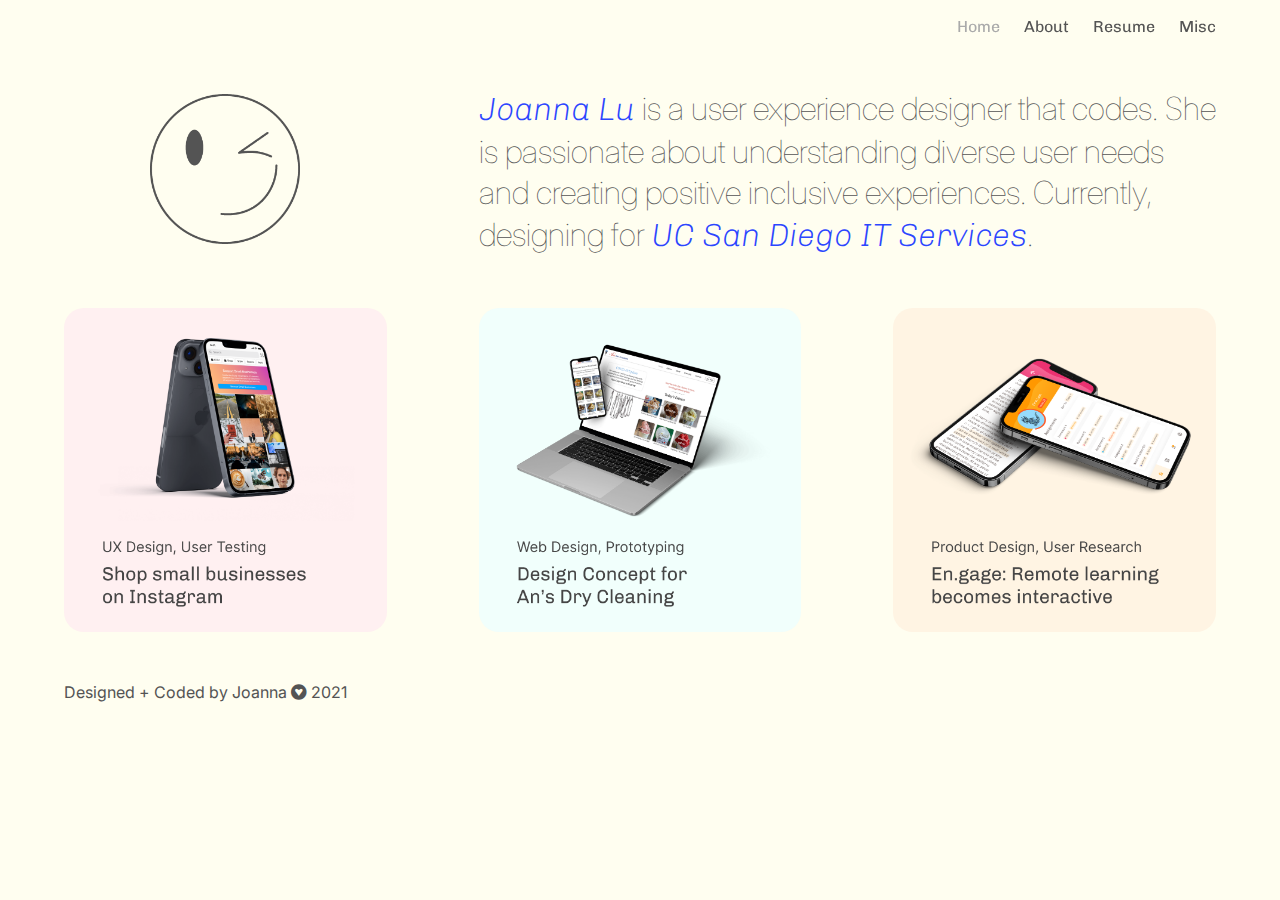
<file: index.html>
<!DOCTYPE html>
<html>
  <head>
    <meta charset="UTF-8">
    <meta http-equiv="X-UA-Compatible" content="IE=edge">
    <meta name="viewport" content="width=device-width, initial-scale=1.0">
      <title>Joanna Lu</title>
      <meta name="description" content="Joanna's journey as a designer.">
    <link rel="stylesheet" href="main.css">
    <link rel="preconnect" href="https://fonts.gstatic.com" crossorigin>
    <link href="https://fonts.googleapis.com/css2?family=Chivo:ital,wght@0,400;0,700;0,900;1,400;1,700;1,900&family=Inter:wght@400;500;600;700;800;900&display=swap" rel="stylesheet">
    <link rel="stylesheet" href="https://cdnjs.cloudflare.com/ajax/libs/font-awesome/4.7.0/css/font-awesome.min.css">
    <link rel="stylesheet" href="https://cdnjs.cloudflare.com/ajax/libs/font-awesome/5.15.4/css/all.min.css" integrity="sha512-1ycn6IcaQQ40/MKBW2W4Rhis/DbILU74C1vSrLJxCq57o941Ym01SwNsOMqvEBFlcgUa6xLiPY/NS5R+E6ztJQ==" crossorigin="anonymous" referrerpolicy="no-referrer" />
    <link rel="apple-touch-icon" sizes="180x180" href="/apple-touch-icon.png">
    <link rel="icon" type="image/png" sizes="32x32" href="/favicon-32x32.png">
    <link rel="icon" type="image/png" sizes="16x16" href="/favicon-16x16.png">
    <link rel="manifest" href="/site.webmanifest">
    <link rel="mask-icon" href="/safari-pinned-tab.svg" color="#5bbad5">
    <meta name="msapplication-TileColor" content="#da532c">
    <meta name="theme-color" content="#ffffff">
    <script src="https://ajax.googleapis.com/ajax/libs/jquery/3.5.1/jquery.min.js"></script>
    <script type="text/javascript" src="js/myScript.js">
    </script>
    <noscript>Your browser does not support JavaScript :(</noscript>

  </head>
  
  <body>  
    <nav class="navbar" id="myNavbar">
      <div class="navDiv">
        <a href="" style="color:#AAAAAA; background: none; text-decoration: none;">Home</a>
        <a href="about.html">About</a>
        <a href="https://drive.google.com/file/d/1y10wf5SeuUkyi9K6u7kvKI0PkLzPyvFT/view?usp=sharing" target="_blank">Resume</a>
        <a href="misc.html">Misc</a>
        <a href="javascript:void(0);" class="icon" onclick="menu()">
          <i class="fa fa-bars" style="font-size: 20px"></i>
        </a>
      </div>
    </nav>
    
    <div class="main">
      <div id="intro">
        <div id="wink"><img class="smiley" src="images/smiley-wink.gif"></div>
        <h1 id="myIntro"><a href="about.html"><i></i>Joanna Lu</a> is a user experience designer that codes. She is passionate about understanding diverse user needs and creating positive inclusive experiences. Currently, designing for <a href="https://blink.ucsd.edu/technology/index.html" target="_blank">UC San Diego IT Services</a>.
        </h1>
      </div>
      <div class="caseStudies">
        <div class="caseStudy">
          <a href="ig-shop-small.html" id="ig">
            <img src="images/ig-shop.png" title="ig shop small">
          </a>
        </div>
        <div class="caseStudy">
          <a href="ans.html" id="ans dry cleaning"><img src="images/ans-dry-cleaning.png" title="an's dry cleaning"></a>	
        </div>
        <div class="caseStudy" style="padding-right: 0">
          <a href="engage.html" id="engage">
          <img src="images/engage.png" title="en.gage">
          </a>
        </div>
      </div>
    </div>
    <footer>
      <div id="myFooter">
      <p>Designed + Coded by Joanna <i class="fab fa-gratipay"></i> 2021</p>
    </div>
    </footer>
  </body>
  
</html>

<!-- MADE WITH <3 AND JAVASCRIPT -->
<!--

    [[[[[[[[[[[[[[[      ]]]]]]]]]]]]]]]
    [::::::::::::::      ::::::::::::::]
    [::::::::::::::      ::::::::::::::]
    [::::::[[[[[[[:      :]]]]]]]::::::]
    [:::::[                      ]:::::]
    [:::::[                      ]:::::]
    [:::::[                      ]:::::]
    [:::::[                      ]:::::]
    [:::::[     CODE THE WEB     ]:::::]
    [:::::[  http://brackets.io  ]:::::]
    [:::::[                      ]:::::]
    [:::::[                      ]:::::]
    [:::::[                      ]:::::]
    [:::::[                      ]:::::]
    [::::::[[[[[[[:      :]]]]]]]::::::]
    [::::::::::::::      ::::::::::::::]
    [::::::::::::::      ::::::::::::::]
    [[[[[[[[[[[[[[[      ]]]]]]]]]]]]]]]

-->
</file>
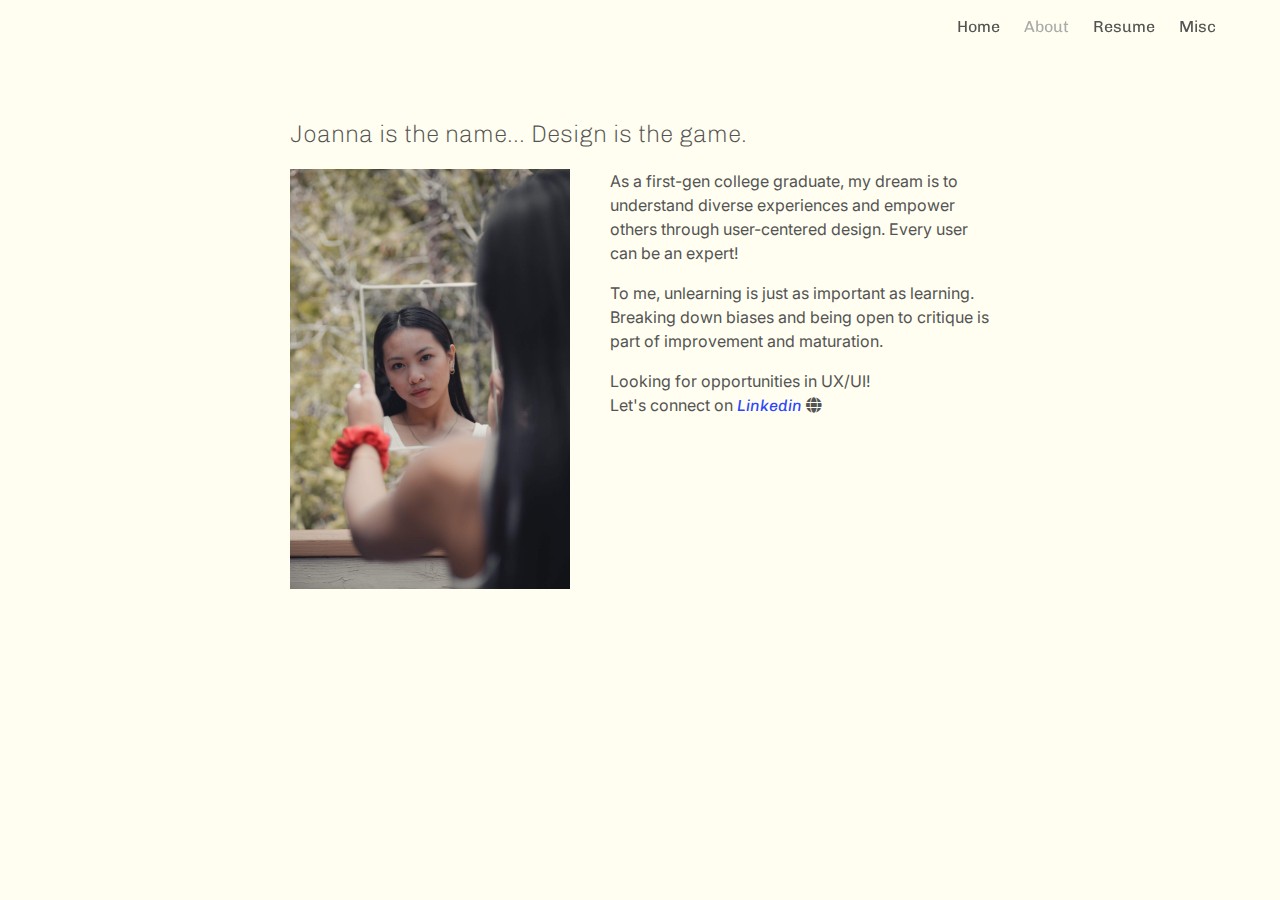
<file: about.html>
<!DOCTYPE html>
<html>
  <head>
    <meta charset="UTF-8">
    <meta http-equiv="X-UA-Compatible" content="IE=edge">
    <meta name="viewport" content="width=device-width, initial-scale=1.0">
      <title>Joanna Lu | About</title>
      <meta name="description" content="Joanna's journey as a designer.">
    <link rel="stylesheet" href="main.css">
    <link rel="preconnect" href="https://fonts.gstatic.com" crossorigin>
    <link href="https://fonts.googleapis.com/css2?family=Chivo:ital,wght@0,400;0,700;0,900;1,400;1,700;1,900&family=Inter:wght@400;500;600;700;800;900&display=swap" rel="stylesheet">
    <link rel="stylesheet" href="https://cdnjs.cloudflare.com/ajax/libs/font-awesome/4.7.0/css/font-awesome.min.css">
    <link rel="stylesheet"href="https://cdnjs.cloudflare.com/ajax/libs/font-awesome/5.15.4/css/all.min.css" integrity="sha512-1ycn6IcaQQ40/MKBW2W4Rhis/DbILU74C1vSrLJxCq57o941Ym01SwNsOMqvEBFlcgUa6xLiPY/NS5R+E6ztJQ==" crossorigin="anonymous" referrerpolicy="no-referrer" />
    <link rel="apple-touch-icon" sizes="180x180" href="/apple-touch-icon.png">
    <link rel="icon" type="image/png" sizes="32x32" href="/favicon-32x32.png">
    <link rel="icon" type="image/png" sizes="16x16" href="/favicon-16x16.png">
    <link rel="manifest" href="/site.webmanifest">
    <link rel="mask-icon" href="/safari-pinned-tab.svg" color="#5bbad5">
    <meta name="msapplication-TileColor" content="#da532c">
    <meta name="theme-color" content="#ffffff">
    <script src="https://ajax.googleapis.com/ajax/libs/jquery/3.5.1/jquery.min.js"></script>
    <script src="js/myScript.js">
    </script>
    <noscript>Your browser does not support JavaScript :(</noscript>

  </head>
  
  <body>
  <nav class="navbar" id="myNavbar">
      <div class="navDiv">
        <a href="/index.html">Home</a>
        <a href="" style="color:#AAAAAA; background: none; text-decoration: none;">About</a>
        <a href="https://drive.google.com/file/d/1y10wf5SeuUkyi9K6u7kvKI0PkLzPyvFT/view?usp=sharing" target="_blank">Resume</a>
        <a href="misc.html">Misc</a>
        <a href="javascript:void(0);" class="icon" onclick="menu()">
          <i class="fa fa-bars"></i>
        </a>
      </div>
  </nav>
  <div class="main">
    <div class="row">
      <div class="aboutCol">
        <h2 style="font-weight: 100; margin-top: 30px; font-family: chivo;">Joanna is the name... Design is the game.</h2>
         <img src="images/me.JPG" class="imgCol">
        <p>As a first-gen college graduate, my dream is to understand diverse experiences and empower others through user-centered design. Every user can be an expert!</p>
        <p>To me, unlearning is just as important as learning. Breaking down biases and being open to critique is part of improvement and maturation.</p>
        <p>Looking for opportunities in UX/UI! <br> Let's connect on <a href="https://www.linkedin.com/in/joanna-lu-924226194/" target="_blank">Linkedin</a> <i class="fas fa-globe"></i></p>
      </div>
    </div>
    <!--
    <div class="row" style="clear:left;">
        <div class="aboutCol">
          <h2 style="font-weight: 100; margin-top: 30px; font-family: chivo; margin-bottom: 0px;">Currently...</h2>
          <div class="currently"><div class="currentCol"><img src="https://images-na.ssl-images-amazon.com/images/S/cmx-images-prod/Item/757652/757652._SX1280_QL80_TTD_.jpg" class="currentImage"></div>
          <div class="currentCol"><img src="https://m.media-amazon.com/images/M/MV5BZGJiNmM1NDctNWUxYS00YzE4LWJjNTgtYTJhYzE0NjFmMTMwXkEyXkFqcGdeQXVyNTAyODkwOQ@@._V1_.jpg" class="currentImage"></div>
          <div class="currentCol"><iframe src="https://open.spotify.com/embed/playlist/3l8suatdJMDjQZNHTGObU9?theme=0" width="100%" height="250" frameBorder="0" allowtransparency="true" allow="encrypted-media" class="currentImage"></iframe></div></div> !-->
      </div>
    </div>
    </div>
  </body>
</html>
</file>
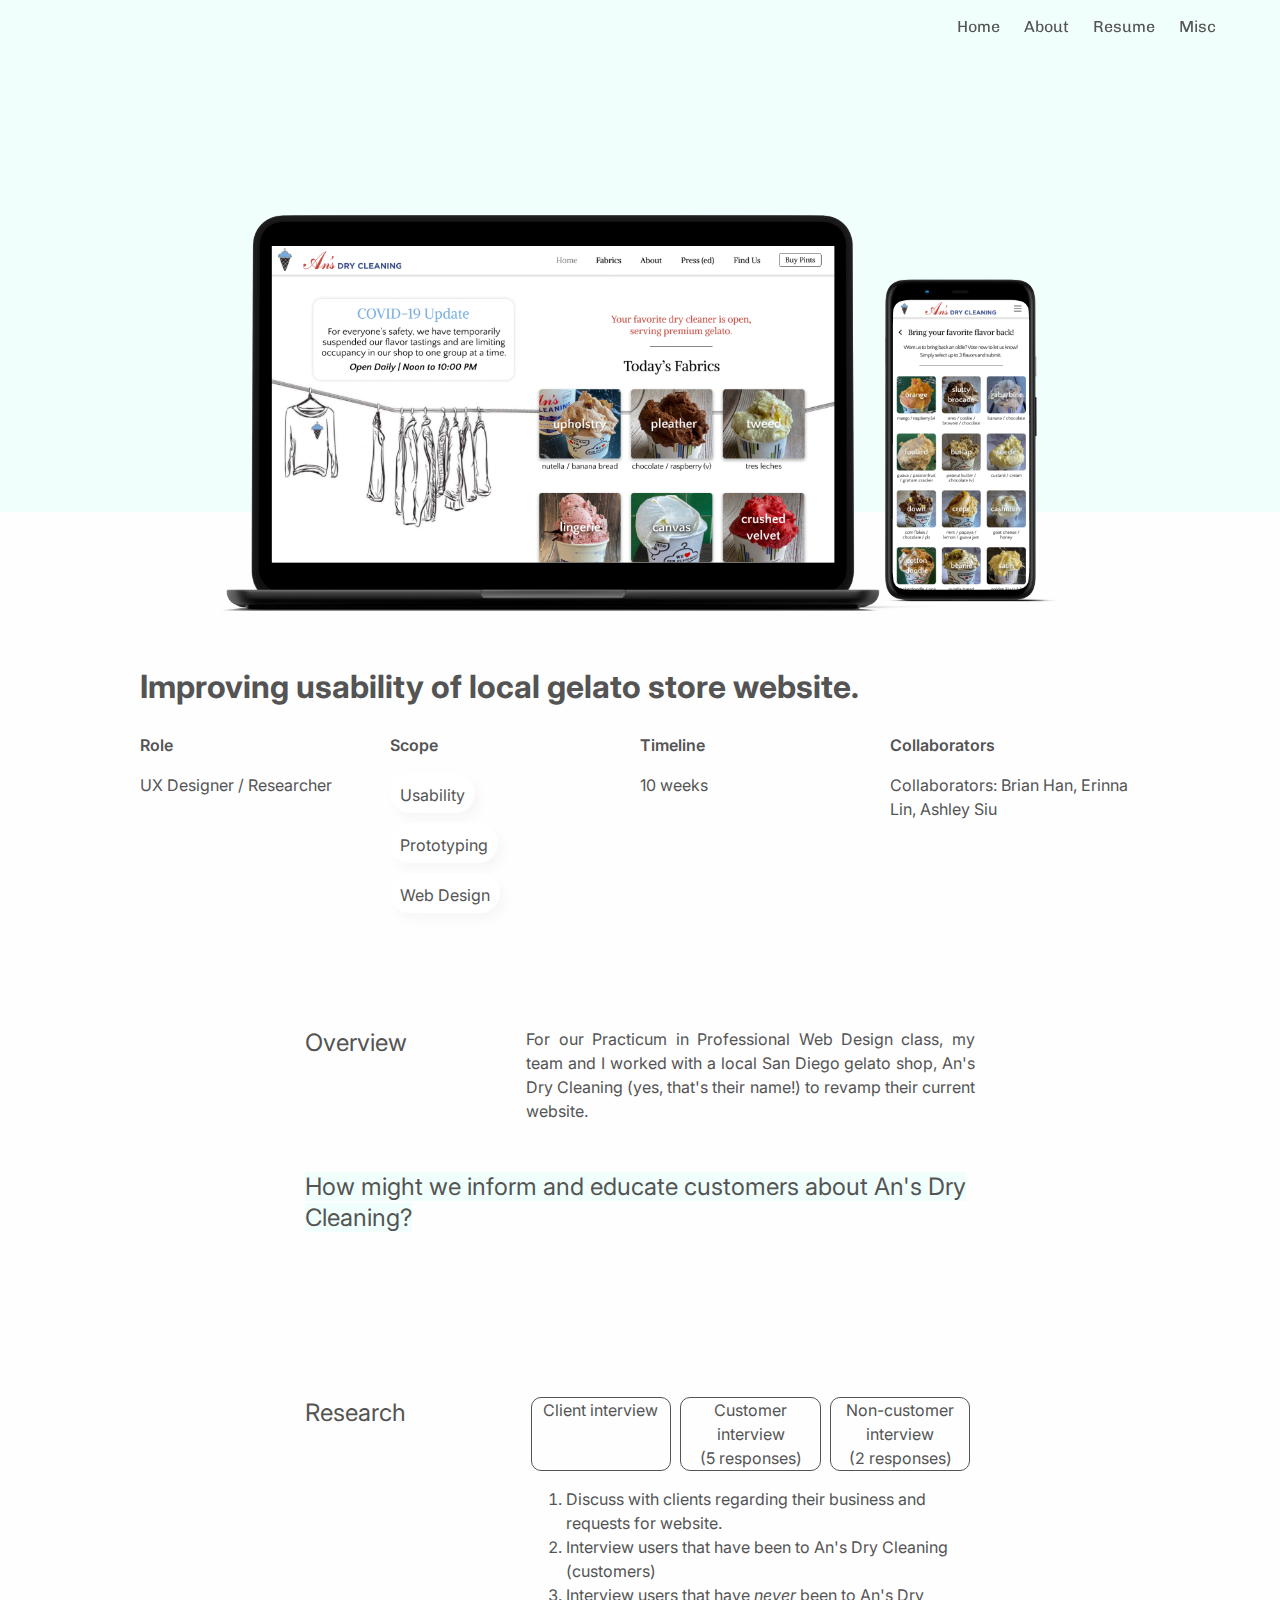
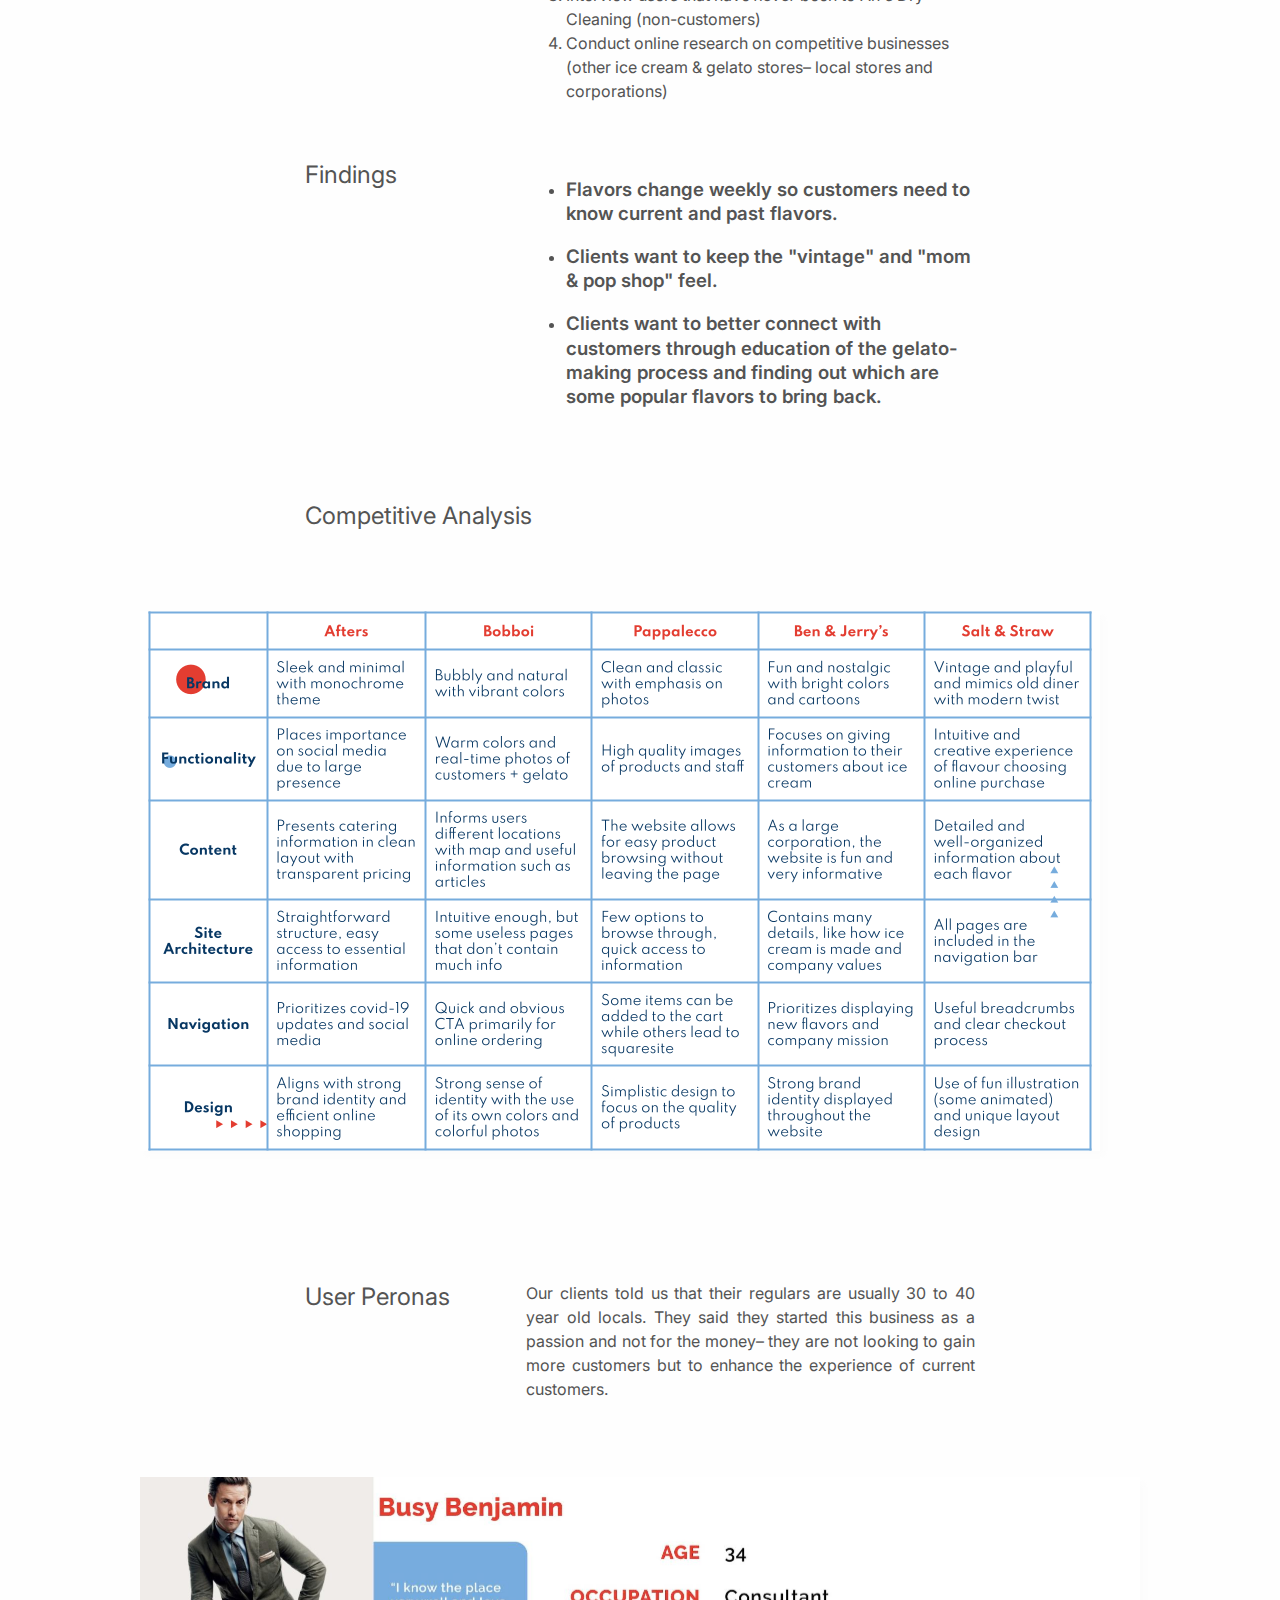
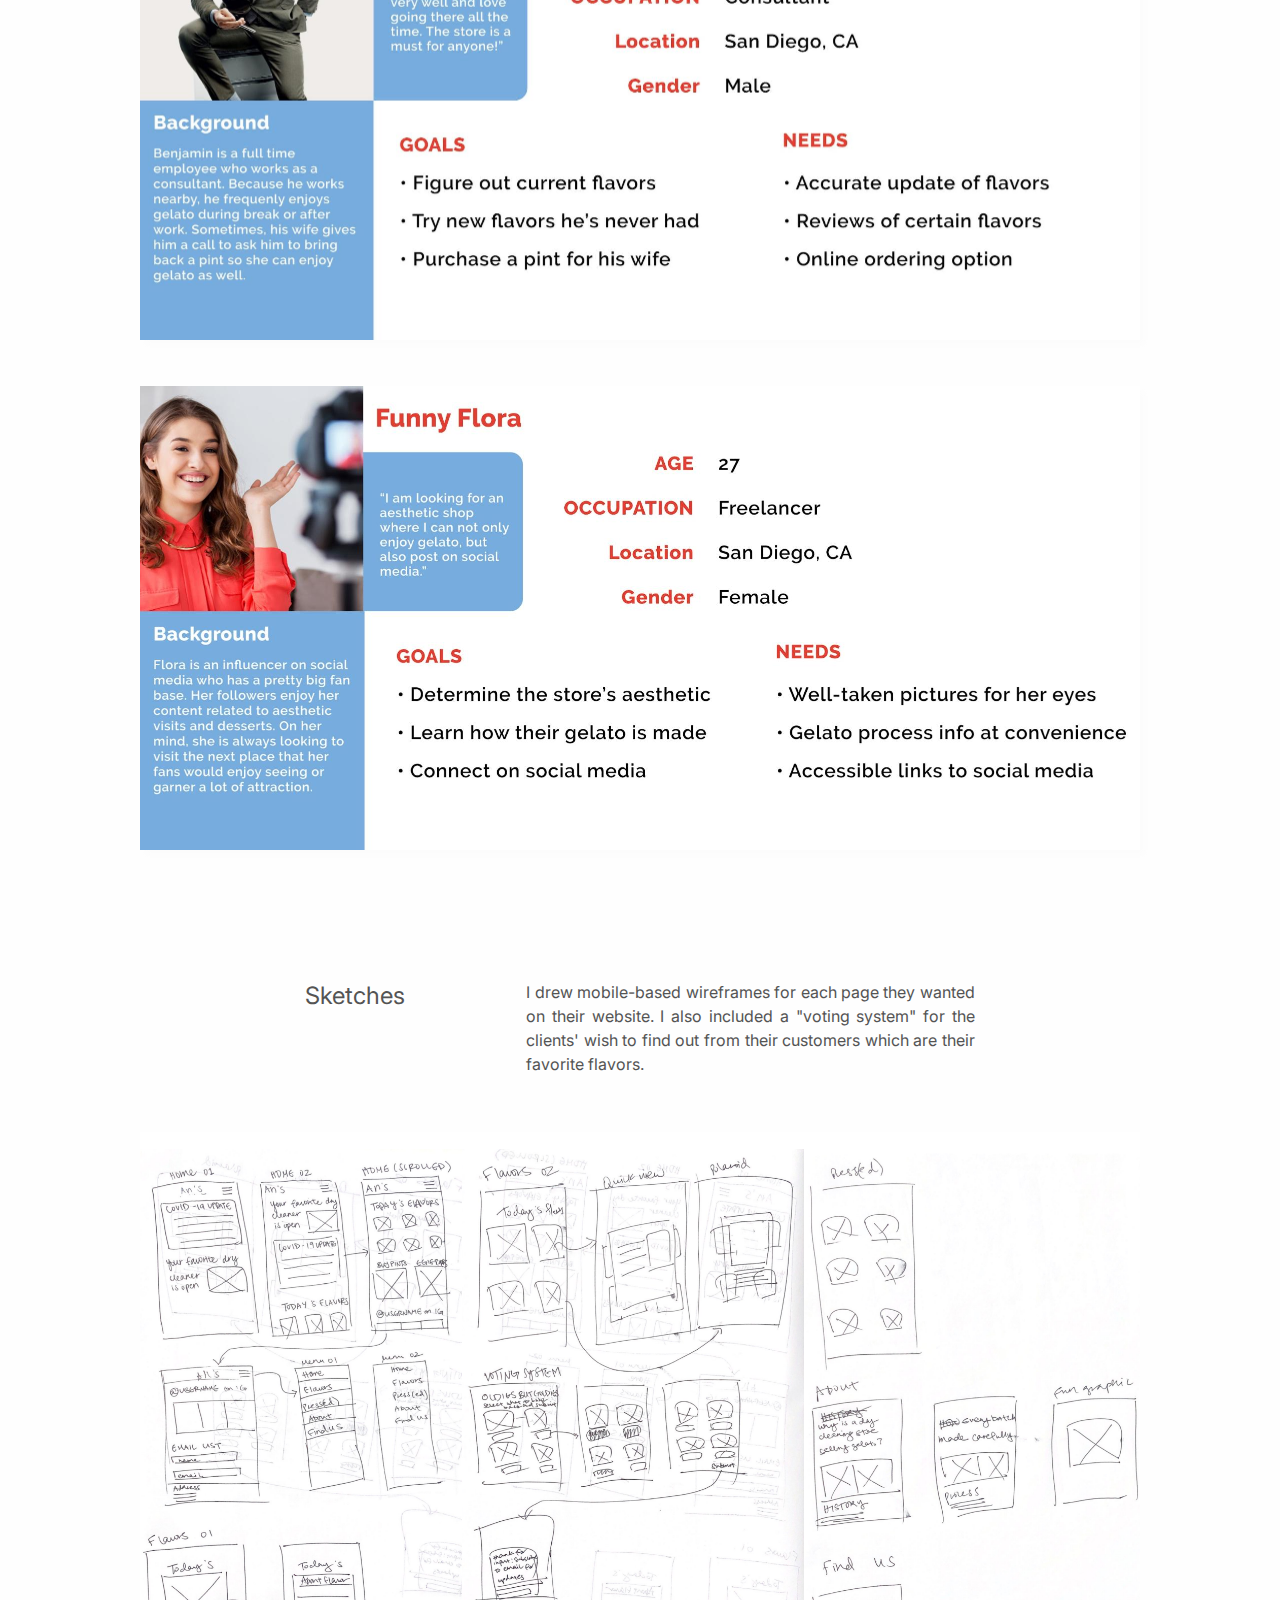
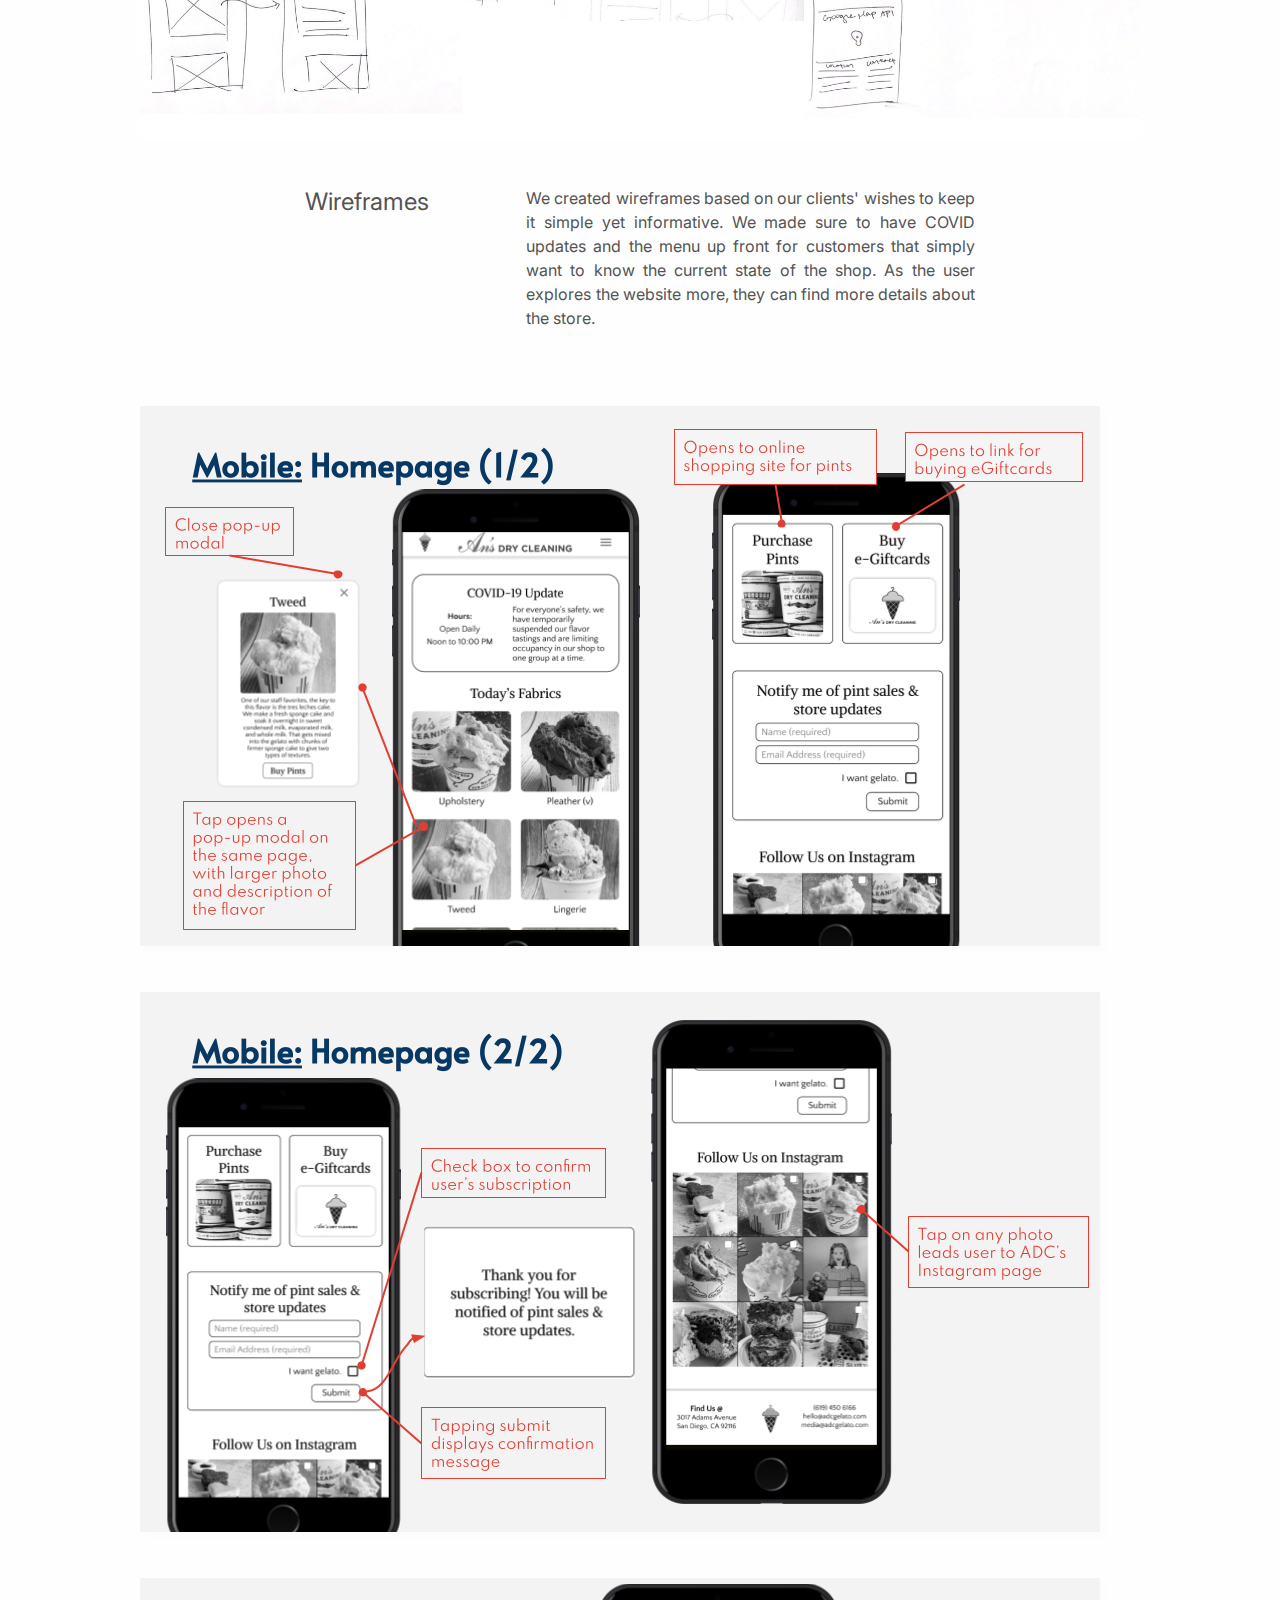
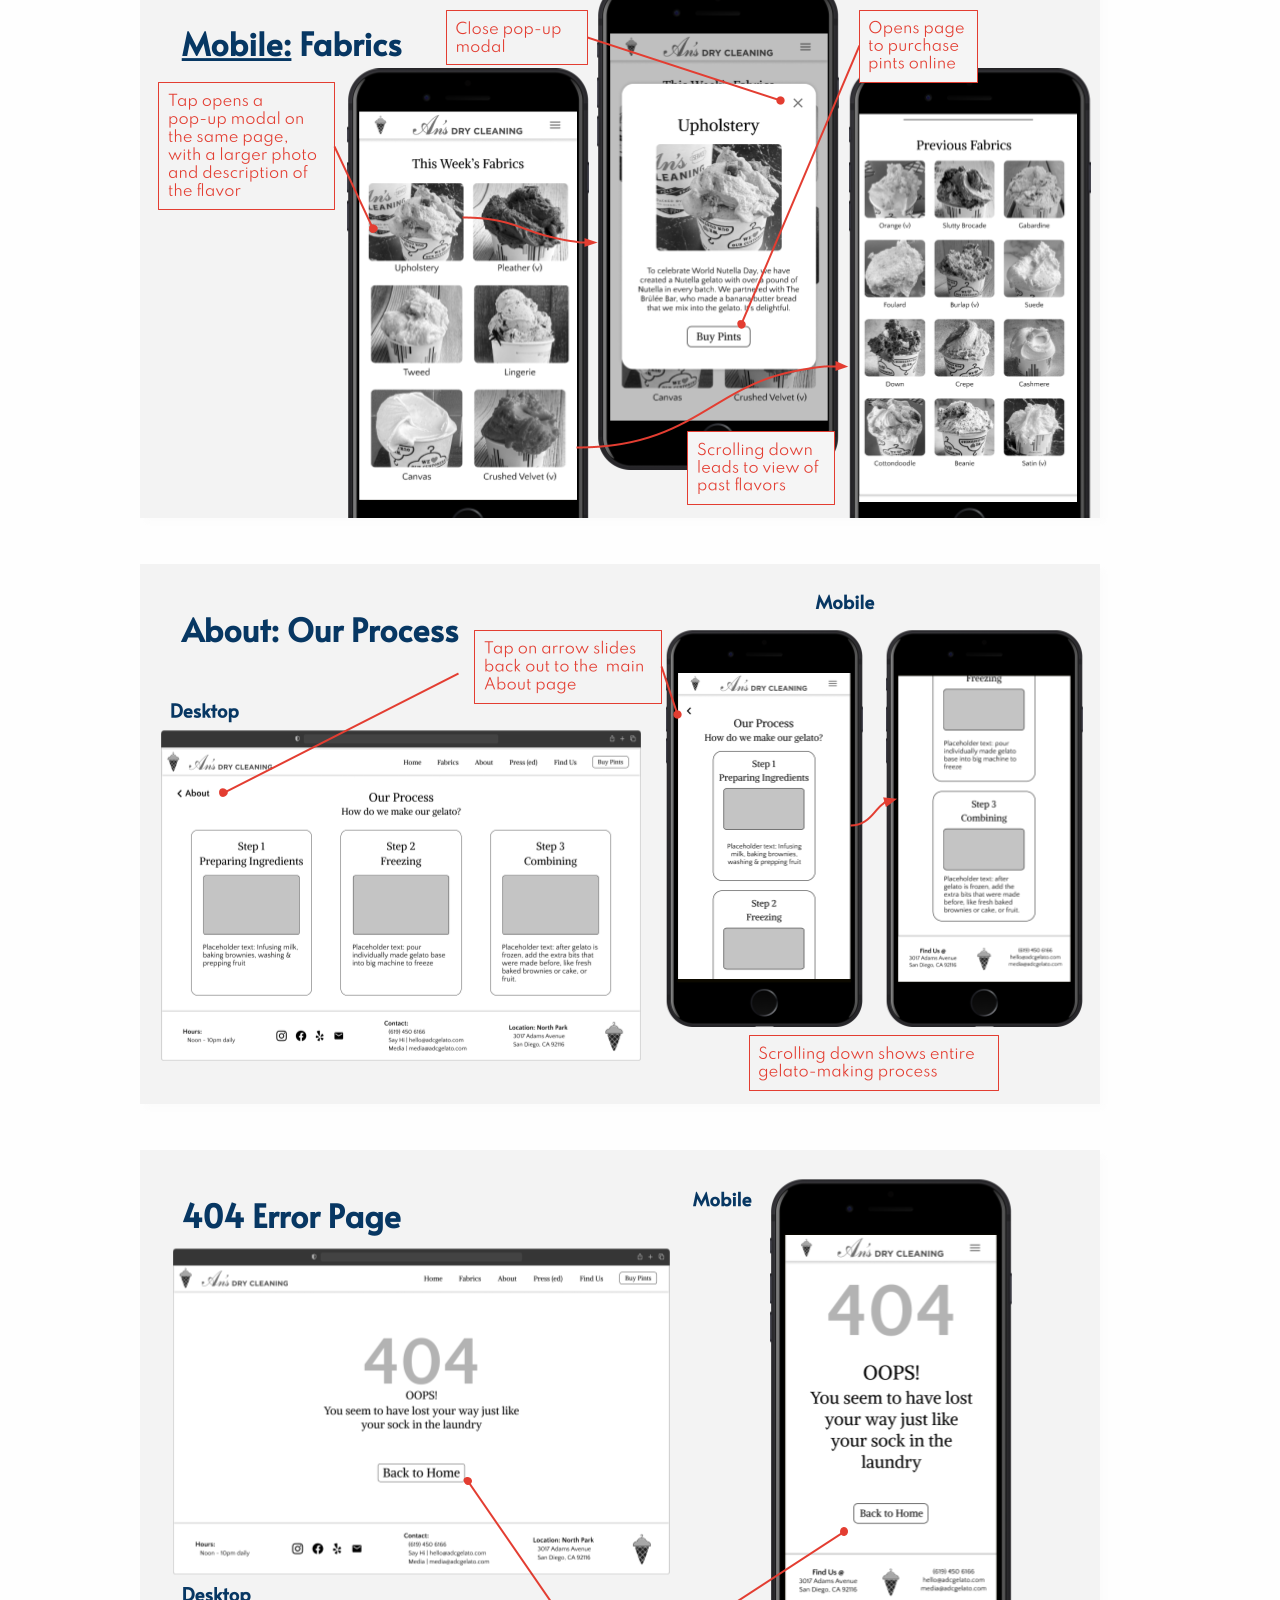
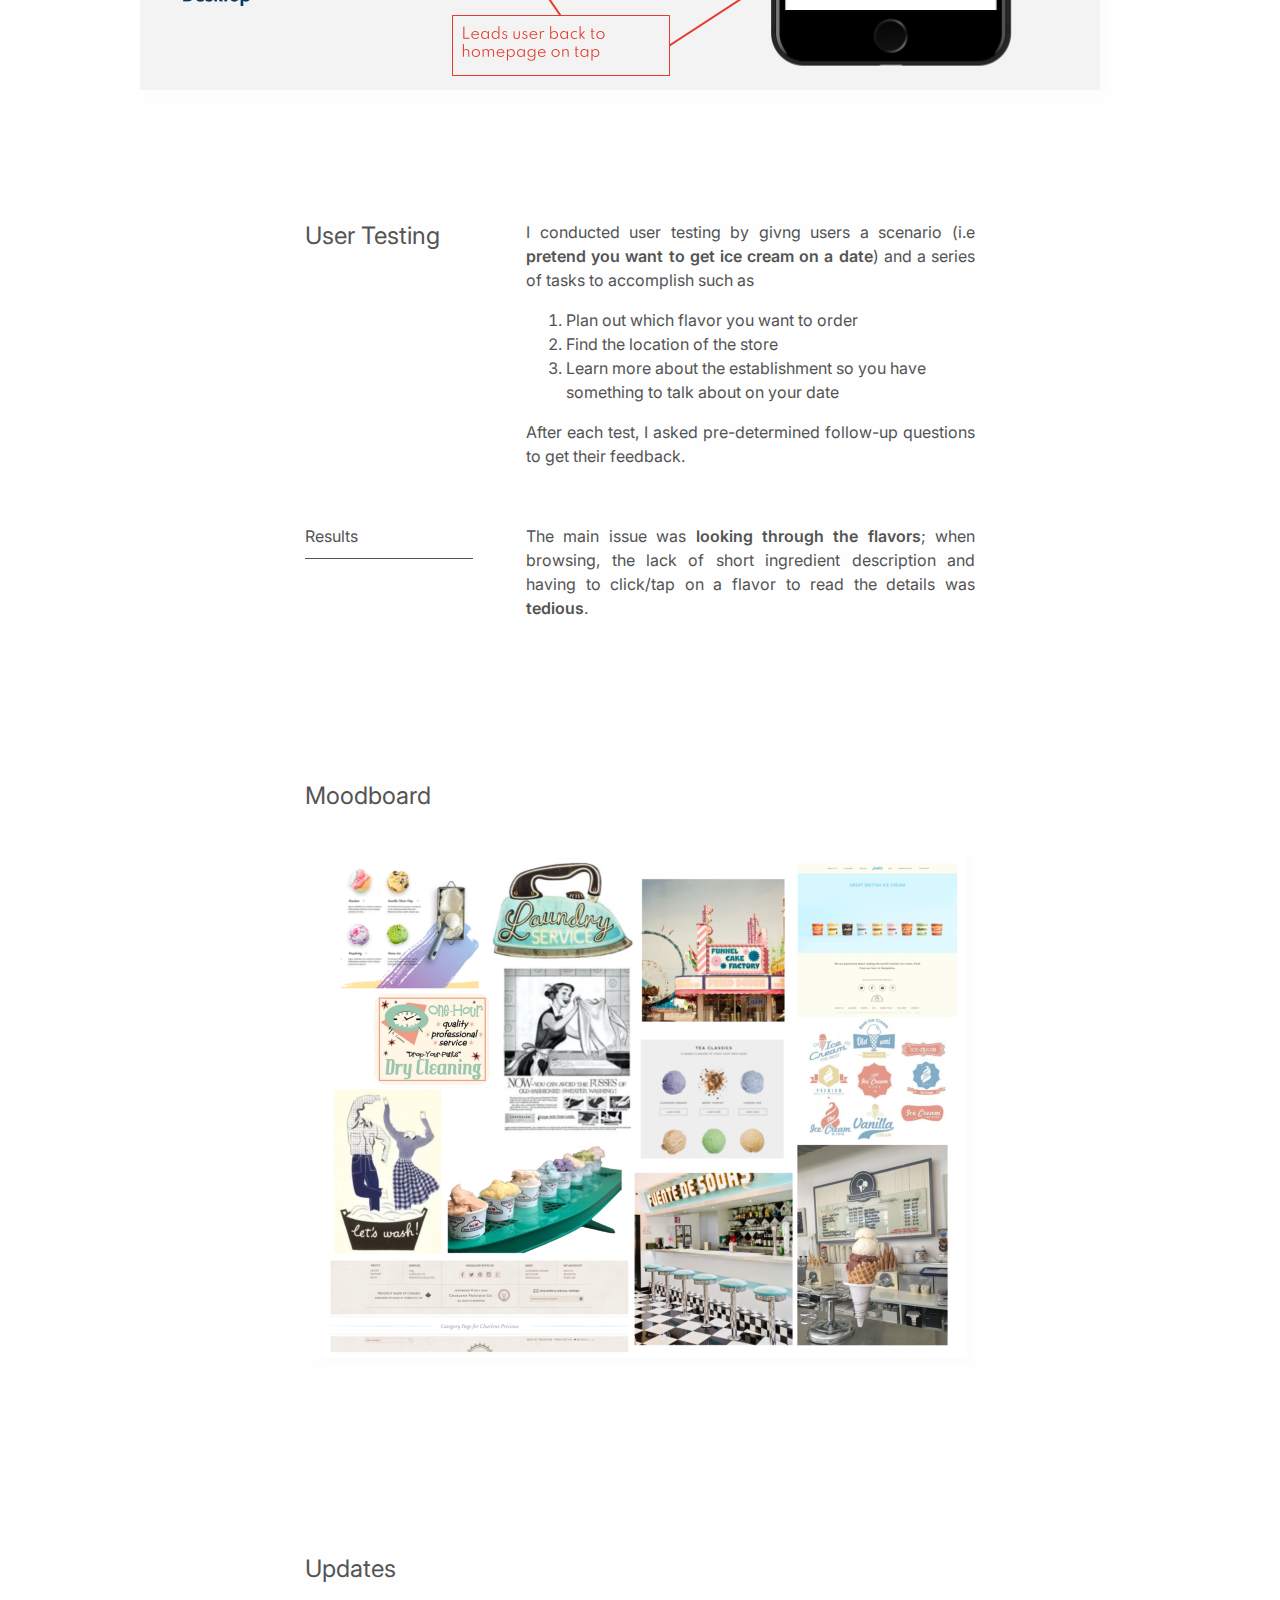
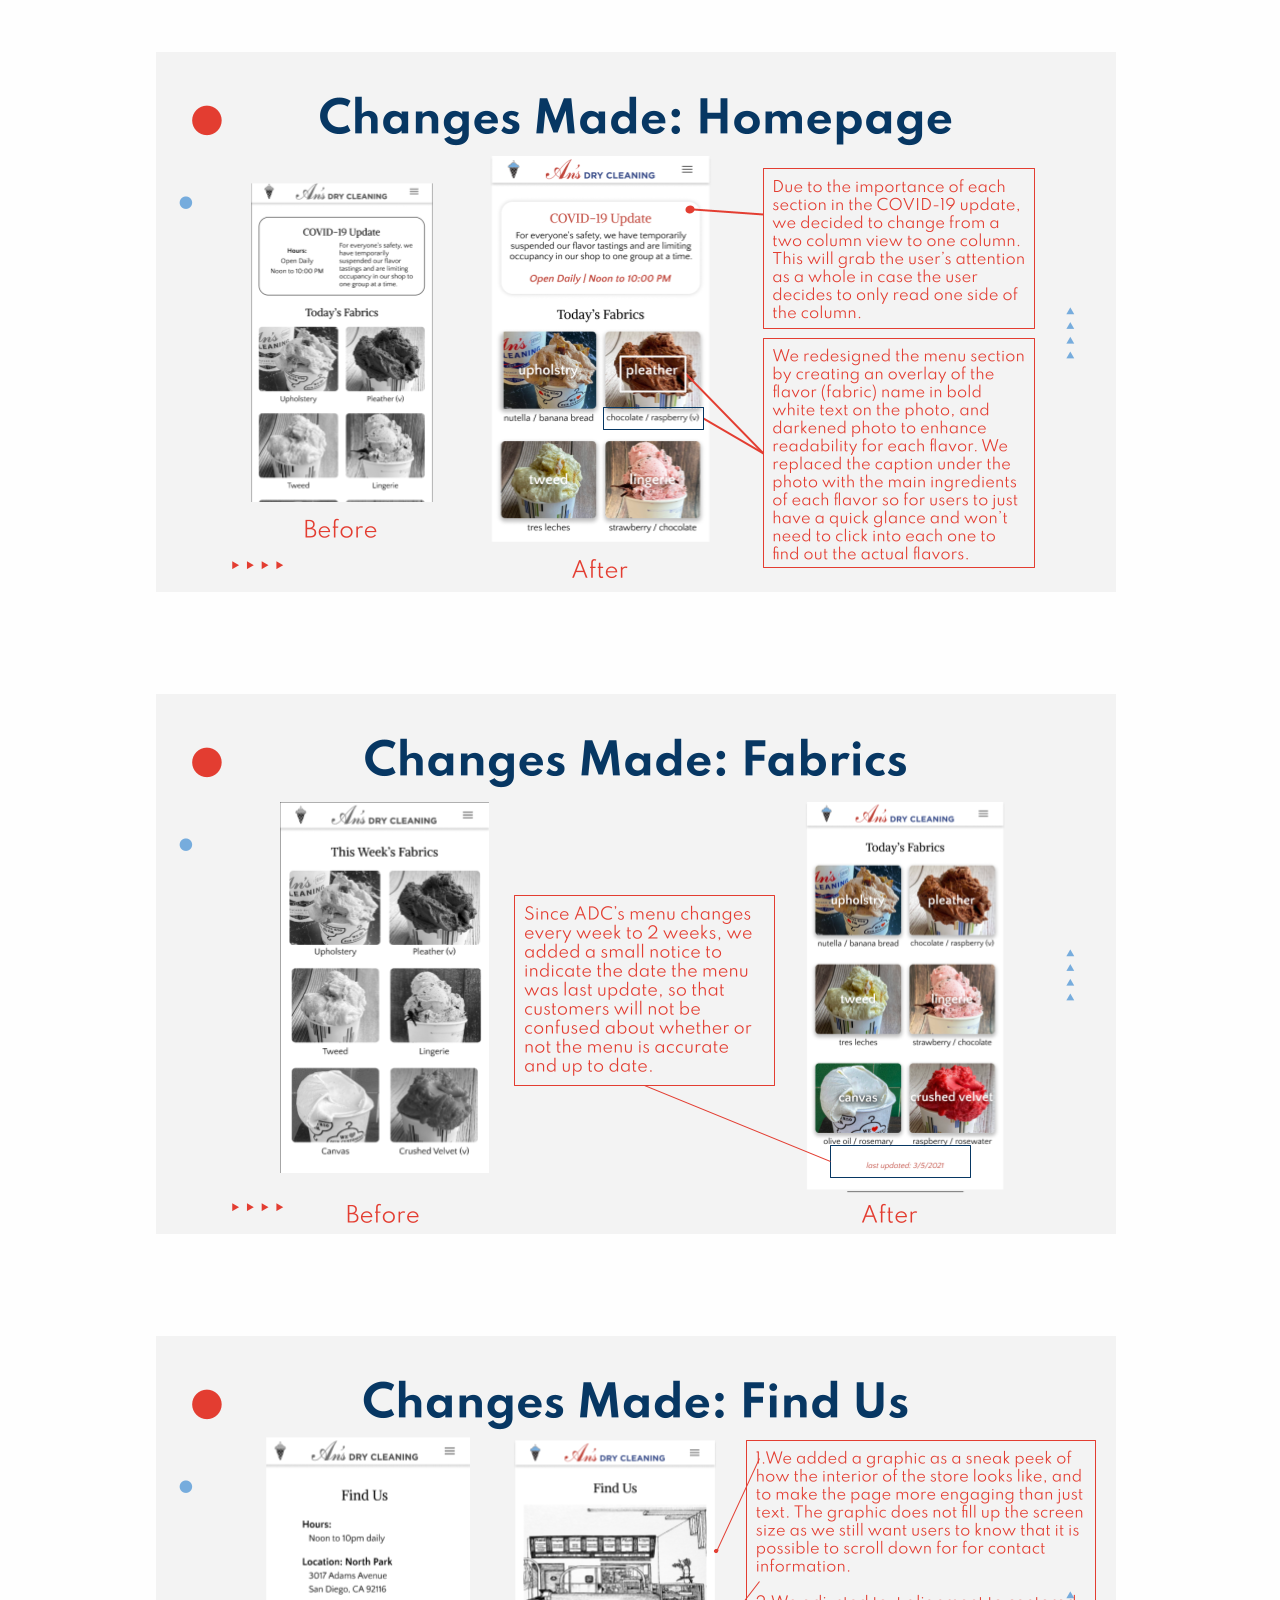
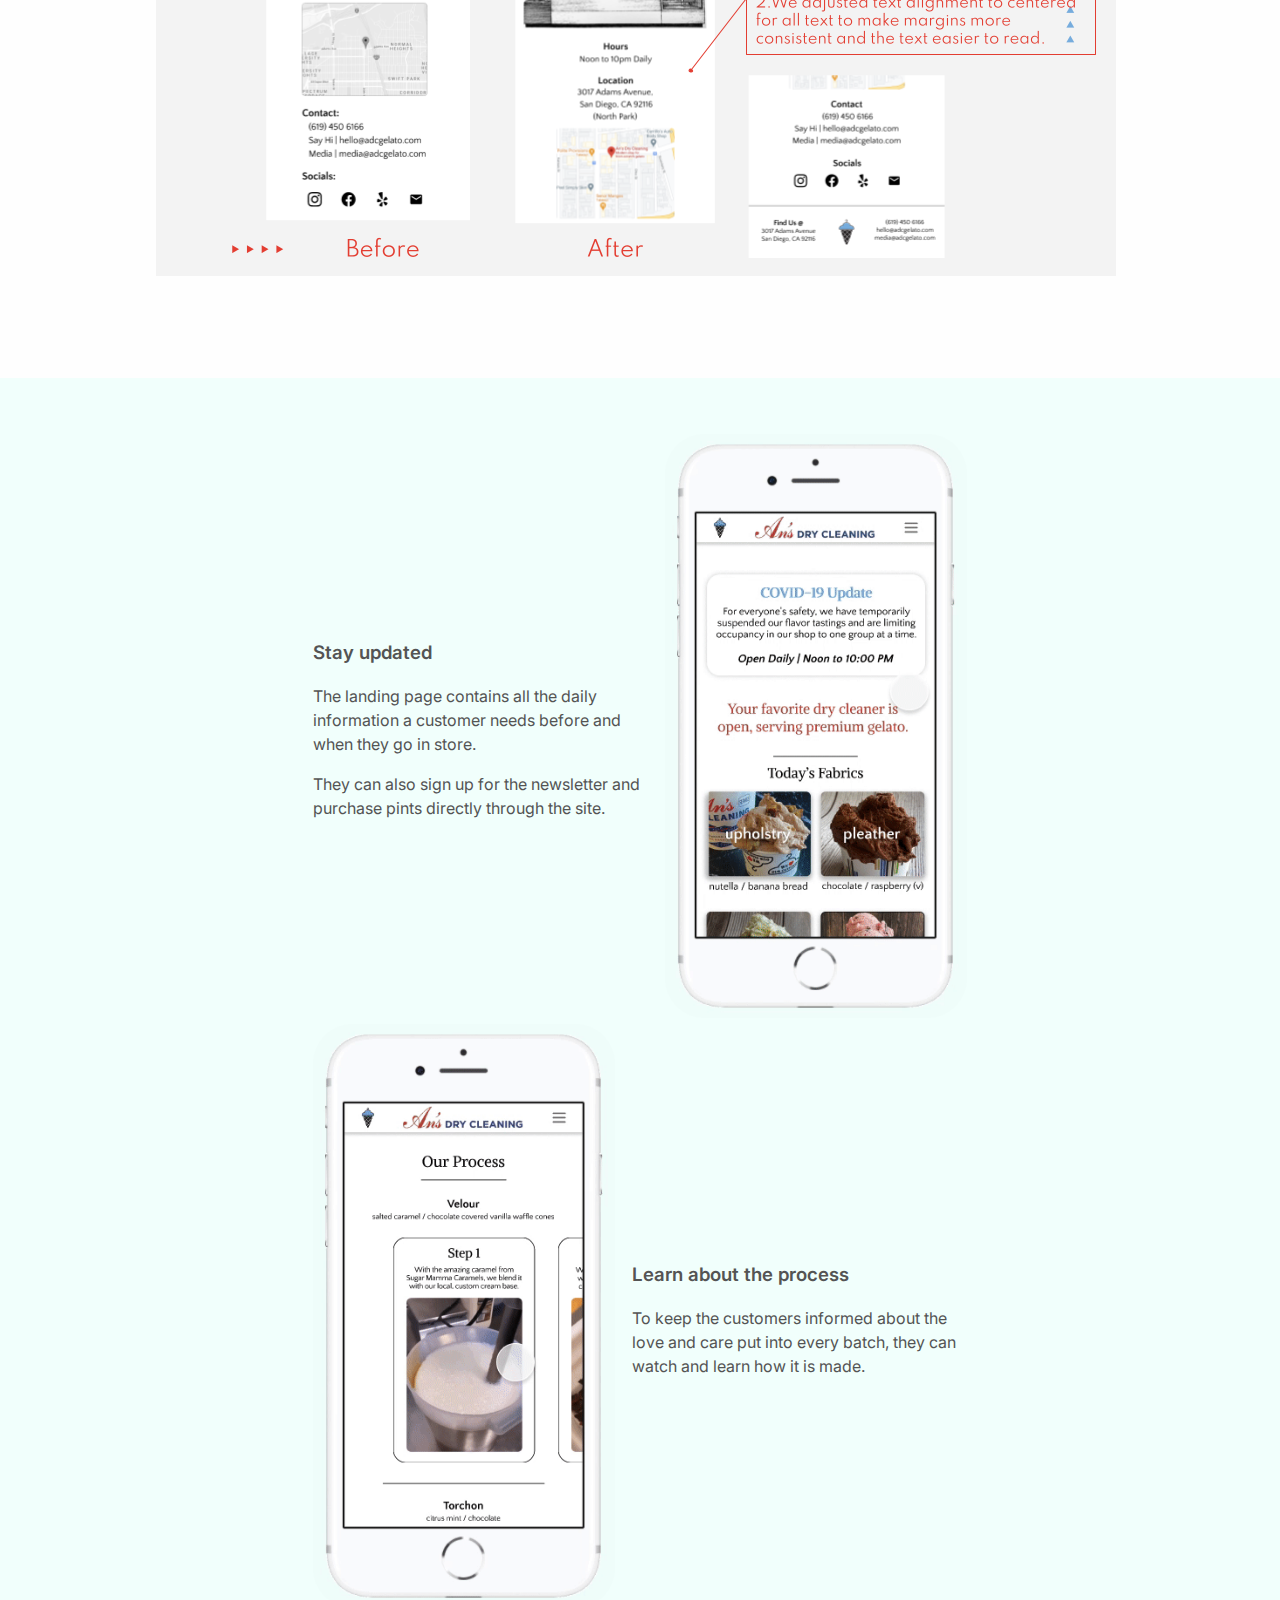
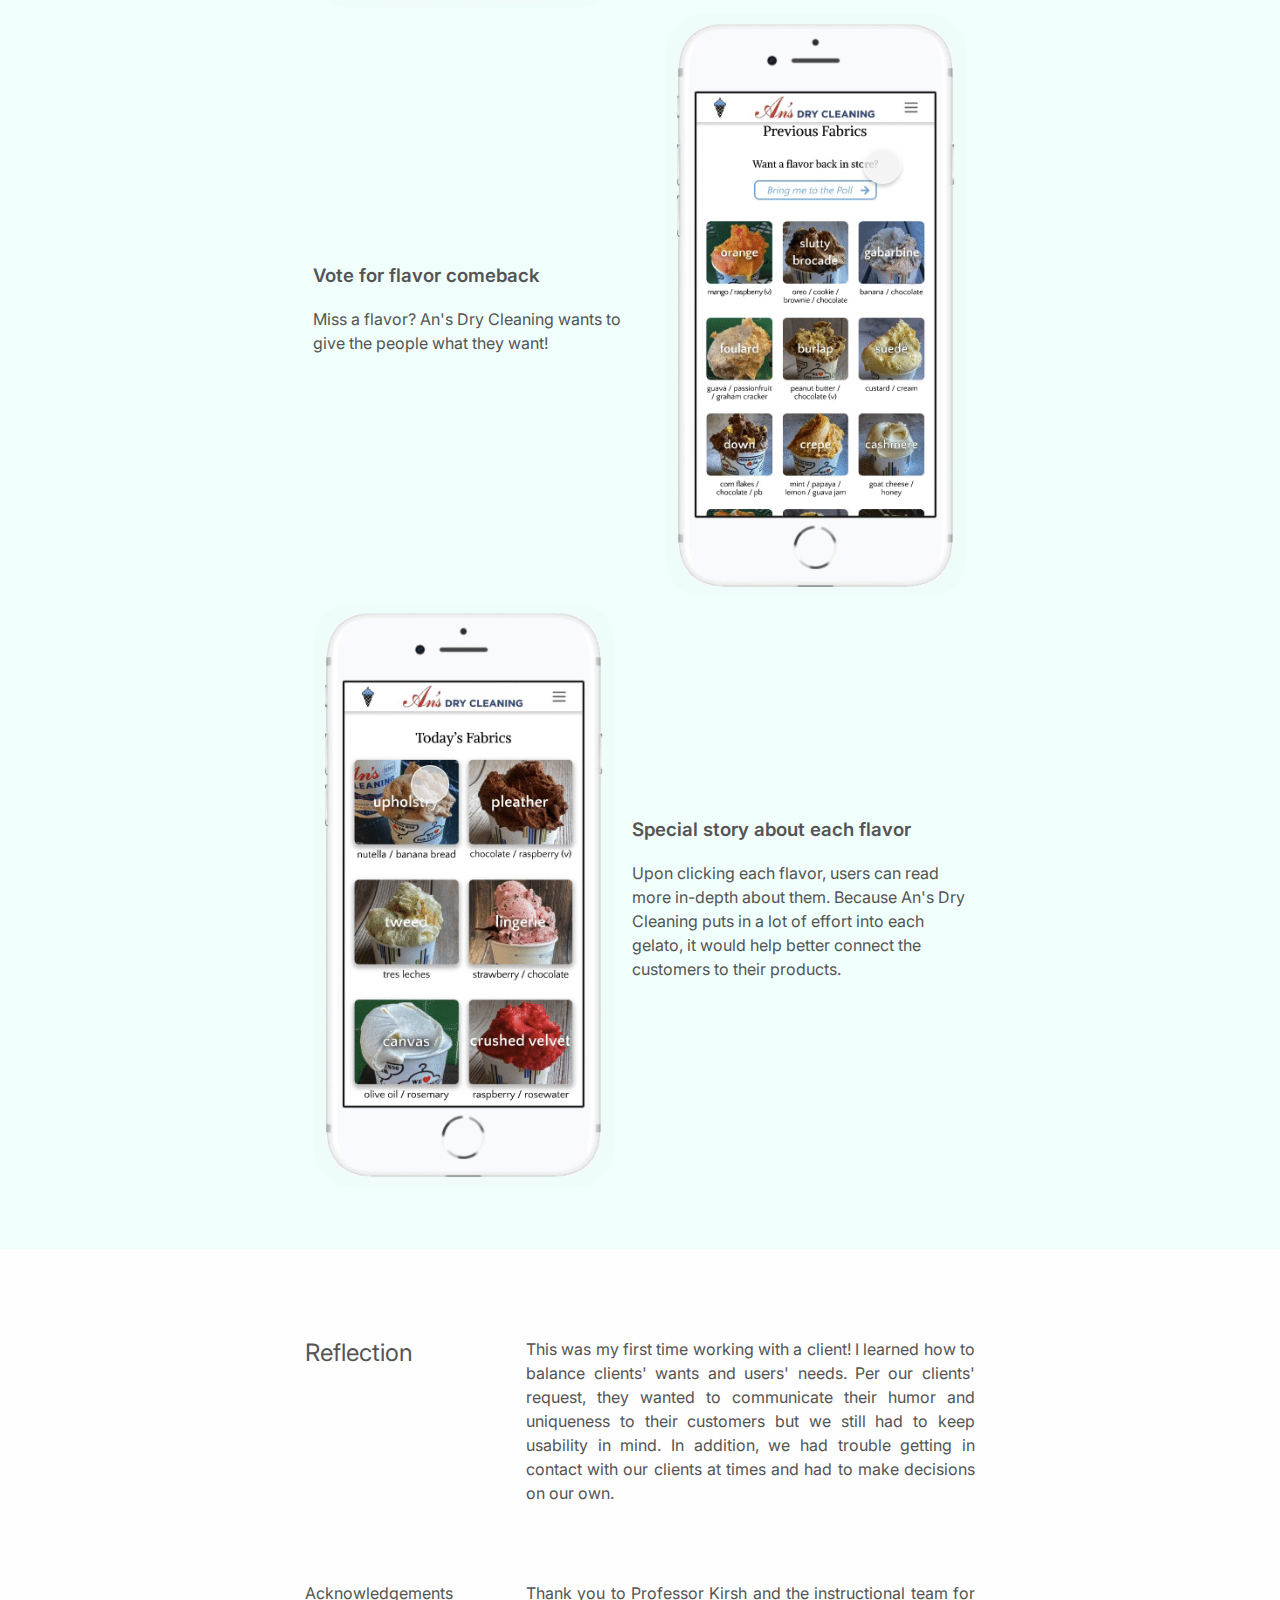
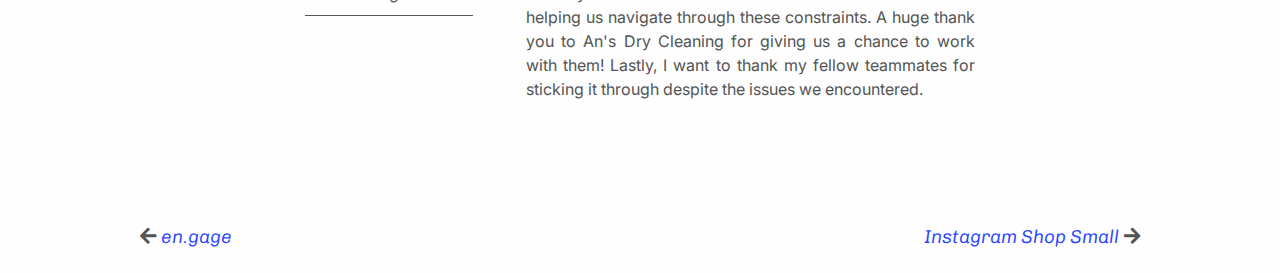
<file: ans.html>
<!DOCTYPE html>
<html >
  <head>
    <meta charset="UTF-8">
    <meta http-equiv="X-UA-Compatible" content="IE=edge">
    <meta name="viewport" content="width=device-width, initial-scale=1.0">
      <title>Joanna Lu | An's Dry Cleaning</title>
      <meta name="description" content="Joanna's journey as a designer.">
    <link rel="stylesheet" href="main.css">
    <link rel="preconnect" href="https://fonts.googleapis.com">
    <link rel="preconnect" href="https://fonts.gstatic.com" crossorigin>
    <link href="https://fonts.googleapis.com/css2?family=Chivo:ital,wght@0,400;0,700;0,900;1,400;1,700;1,900&family=Inter:wght@400;500;600;700;800;900&display=swap" rel="stylesheet">
    <link rel="stylesheet" href="https://cdnjs.cloudflare.com/ajax/libs/font-awesome/4.7.0/css/font-awesome.min.css">
    <link rel="stylesheet" href="https://cdnjs.cloudflare.com/ajax/libs/font-awesome/5.15.4/css/all.min.css" integrity="sha512-1ycn6IcaQQ40/MKBW2W4Rhis/DbILU74C1vSrLJxCq57o941Ym01SwNsOMqvEBFlcgUa6xLiPY/NS5R+E6ztJQ==" crossorigin="anonymous" referrerpolicy="no-referrer" />
    <link rel="apple-touch-icon" sizes="180x180" href="/apple-touch-icon.png">
    <link rel="icon" type="image/png" sizes="32x32" href="/favicon-32x32.png">
    <link rel="icon" type="image/png" sizes="16x16" href="/favicon-16x16.png">
    <link rel="manifest" href="/site.webmanifest">
    <link rel="mask-icon" href="/safari-pinned-tab.svg" color="#5bbad5">
    <meta name="msapplication-TileColor" content="#da532c">
    <meta name="theme-color" content="#ffffff">
    <script src="https://ajax.googleapis.com/ajax/libs/jquery/3.5.1/jquery.min.js"></script>
    <script type="text/javascript" src="js/myScript.js">
    </script>
    <noscript>Your browser does not support JavaScript :(</noscript>

  </head>
  
  <body style="background-color: #fefefe;">  
    <nav class="navbar" id="myNavbar">
      <div class="navDiv">
        <a href="index.html">Home</a>
        <a href="about.html">About</a>
        <a href="https://drive.google.com/file/d/1y10wf5SeuUkyi9K6u7kvKI0PkLzPyvFT/view?usp=sharing" target="_blank">Resume</a>
        <a href="misc.html">Misc</a>
        <a href="javascript:void(0);" class="icon" onclick="menu()">
          <i class="fa fa-bars" style="font-size: 20px"></i>
        </a>
      </div>
    </nav>
    <img src="images/ans-hero.png" style="max-width: 100%;">
    
    <div class="case-study-main" id="case-intro">
      <h1 style="margin: 0 0 10px 0;">Improving usability of local gelato store website.</h1>
      <div class="caseTags">
        <div class="case-info" >
          <p><strong>Role</strong></p><p>UX Designer / Researcher</p></div>
        <div class="case-info">
        <p><strong>Scope</strong></p>
        <p class="tag">Usability</p>
        <p class="tag">Prototyping</p>
        <p class="tag">Web Design</p>
        </div>
        <div class="case-info">
          <p><strong>Timeline</strong></p><p>10 weeks</p>
        </div>
        <div class="case-info">
          <p><strong>Collaborators</strong></p><p>Collaborators: Brian Han, Erinna Lin, Ashley Siu</p>
        </div>
      </div>
    </div>
    <div class="case-study-main">
      <div class="caseInfo">
        <div class="sectionCol">
          <h2>Overview</h2>
        </div>
        <div class="copyCol">
          <p>For our Practicum in Professional Web Design class, my team and I worked with a local San Diego gelato shop, An's Dry Cleaning (yes, that's their name!) to revamp their current website.</p>
        </div>
          <h2 style="font-weight: 400px;"><span style="background-color: #F1FFFC">How might we inform and educate customers about An's Dry Cleaning?</span></h2>
      </div>
    </div>
    <div class="case-study-main">
      <div class="caseInfo">
        <div class="sectionCol">
          <h2>Research</h2>
        </div>
        <div class="copyCol">
          <div class="respondents">
            <p>Client interview</p>
            <p>Customer interview<br>(5 responses)</p>
            <p>Non-customer interview<br>(2 responses)</p>
          </div>
          <ol>
            <li>Discuss with clients regarding their business and requests for website.</li>
            <li>Interview users that have been to An's Dry Cleaning (customers)</li>
            <li>Interview users that have <i>never</i> been to An's Dry Cleaning (non-customers)</li>
            <li>Conduct online research on competitive businesses (other ice cream & gelato stores– local stores and corporations)</li>
          </ol>
        </div>
      </div>
      <div class="caseInfo">
        <div class="sectionCol">
          <h2>Findings</h2>
        </div>
        <div class="copyCol">
          <ul>
            <li><h3>Flavors change weekly so customers need to know current and past flavors.</h3></li>
            <li><h3>Clients want to keep the "vintage" and "mom & pop shop" feel.</h3></li>
            <li><h3>Clients want to better connect with customers through education of the gelato-making process and finding out which are some popular flavors to bring back.</h3></li>
          </ul>
        </div>
      </div>
      <div class="caseInfo">
        <div style="width=100%;">
          <h2>Competitive Analysis</h2>
        </div>
        <div class="copyCol">
        </div>
      </div>
      <img src="images/ans-competitive-analysis.png" class=image-shadow>
    </div>
    <div class="case-study-main">
      <div class="caseInfo">
        <div class="sectionCol">
          <h2>User Peronas</h2>
        </div>
        <div class="copyCol" style="display:block;">
          <p>Our clients told us that their regulars are usually 30 to 40 year old locals. They said they started this business as a passion and not for the money– they are not looking to gain more customers but to enhance the experience of current customers.</p>
        </div>
      </div>
      <img class="image-shadow" src="images/ans-persona-1.jpeg" title="persona: local">
      <img class="image-shadow" src="images/ans-persona-2.jpeg" title="persona: foodie">
    </div>
    <div class="case-study-main">
      <div class="caseInfo">
        <div class="sectionCol">
          <h2>Sketches</h2>
        </div>
        <div class="copyCol">
          <p>I drew mobile-based wireframes for each page they wanted on their website. I also included a "voting system" for the clients' wish to find out from their customers which are their favorite flavors.</p>
        </div>
      </div>
      <img src="images/ans-wireframes.png" class="iamge-shadow">
      <div class="caseInfo">
        <div class="sectionCol">
          <h2>Wireframes</h2>
        </div>
        <div class="copyCol">
          <p>We created wireframes based on our clients' wishes to keep it simple yet informative. We made sure to have COVID updates and the menu up front for customers that simply want to know the current state of the shop. As the user explores the website more, they can find more details about the store.</p>
        </div>
      </div>
        <img src="images/ans-home-1.png" class="image-shadow">
        <img src="images/ans-home-2.png" class="image-shadow">
        <img src="images/ans-fabrics.png" class="image-shadow">
        <img src="images/ans-process.png" class="image-shadow">
        <img src="images/ans-404.png" class="image-shadow">
    </div>
    <div class="case-study-main">
      <div class="caseInfo">
        <div class="sectionCol">
          <h2>User Testing</h2>
        </div>
        <div class="copyCol">
          <p>I conducted user testing by givng users a scenario (i.e <b>pretend you want to get ice cream on a date</b>) and a series of tasks to accomplish such as </p>
          <ol>
            <li>Plan out which flavor you want to order</li>
            <li>Find the location of the store</li>
            <li>Learn more about the establishment so you have something to talk about on your date</li>
          </ol>
          <p>After each test, I asked pre-determined follow-up questions to get their feedback.</p>
        </div>
      </div>
      <div class="caseInfo">
        <div class="sectionCol">
          <p class="section">Results</p>
        </div>
        <div class="copyCol">
          <p>The main issue was <b>looking through the flavors</b>; when browsing, the lack of short ingredient description and having to click/tap on a flavor to read the details was <b>tedious</b>.</p>
        </div>
      </div>
    </div>
    <div class="case-study-main">
      <div class="caseInfo">
        <div class="sectionCol">
          <h2>Moodboard</h2>
        </div>
        <div class="copyCol">
        </div>
        <img src="images/ans-moodboard.png" class="image-shadow">
      </div>
    </div>
    <div class="case-study-main">
      <div class="caseInfo" style="margin-bottom: 0;">
          <h2>Updates</h2>
      </div>
    <img src="images/ans-changes-home.png" class="case-study-main">
    <img src="images/ans-changes-fabrics.png" class="case-study-main">
    <img src="images/ans-changes-find-us.png" class="case-study-main">
  </div>
    <div style="background-color: #F1FFFC">
      <div class="case-study-main">
        <div class="caseInfo">
          <div class="protoRow">
            <div class="textCol">
              <h3>Stay updated</h3>
              <p>The landing page contains all the daily information a customer needs before and when they go in store.</p>
              <p>They can also sign up for the newsletter and purchase pints directly through the site.</p>
            </div>
            <div class="protoCol">
              <img src="images/ans-home.gif">
            </div>
          </div>
          <div class="protoRow">
            <div class="protoCol">
              <img src="images/ans-process.gif">
            </div>
            <div class="textCol">
              <h3>Learn about the process</h3>
              <p>To keep the customers informed about the love and care put into every batch, they can watch and learn how it is made.</p>
            </div>
          </div>
          <div class="protoRow">
            <div class="textCol">
              <h3>Vote for flavor comeback</h3>
              <p>Miss a flavor? An's Dry Cleaning wants to give the people what they want!</p>
            </div>
            <div class="protoCol">
              <img src="images/ans-voting.gif">
            </div>
          </div>
          <div class="protoRow">
            <div class="protoCol">
              <img src="images/ans-flavor.gif">
            </div>
            <div class="textCol">
              <h3>Special story about each flavor</h3>
              <p>Upon clicking each flavor, users can read more in-depth about them. Because An's Dry Cleaning puts in a lot of effort into each gelato, it would help better connect the customers to their products.</p>
            </div>
          </div>
          </div>
        </div>
      </div>
    <div class="case-study-main">
      <div class="caseInfo">
        <div class="sectionCol">
          <h2 style="margin-top: 0;">Reflection</h2>
        </div>
        <div class="copyCol" style="margin-bottom: 20px;">
          <p>This was my first time working with a client! I learned how to balance clients' wants and users' needs. Per our clients' request, they wanted to communicate their humor and uniqueness to their customers but we still had to keep usability in mind. In addition, we had trouble getting in contact with our clients at times and had to make decisions on our own.</p>
        </div>
      </div>
      <div class="caseInfo">
        <div class="sectionCol">
          <p class="section">Acknowledgements</p>
        </div>
        <div class="copyCol" style="margin-bottom: 20px;">
          <p>Thank you to Professor Kirsh and the instructional team for helping us navigate through these constraints. A huge thank you to An's Dry Cleaning for giving us a chance to work with them! Lastly, I want to thank my fellow teammates for sticking it through despite the issues we encountered.</p>
        </div>
      </div>
    </div>
    <footer>
      <div id="more" style="margin-top: 0; padding-top: 0;">
      <h3 style="float:left;"><i class="fas fa-arrow-left"></i> <a href="engage.html">en.gage</a></h3>
      <h3 style="float:right;"><a href="ig-shop-small.html">Instagram Shop Small</a> <i class="fas fa-arrow-right"></i></h3>
    </div>
    </footer>
  </body>
</html>
</file>
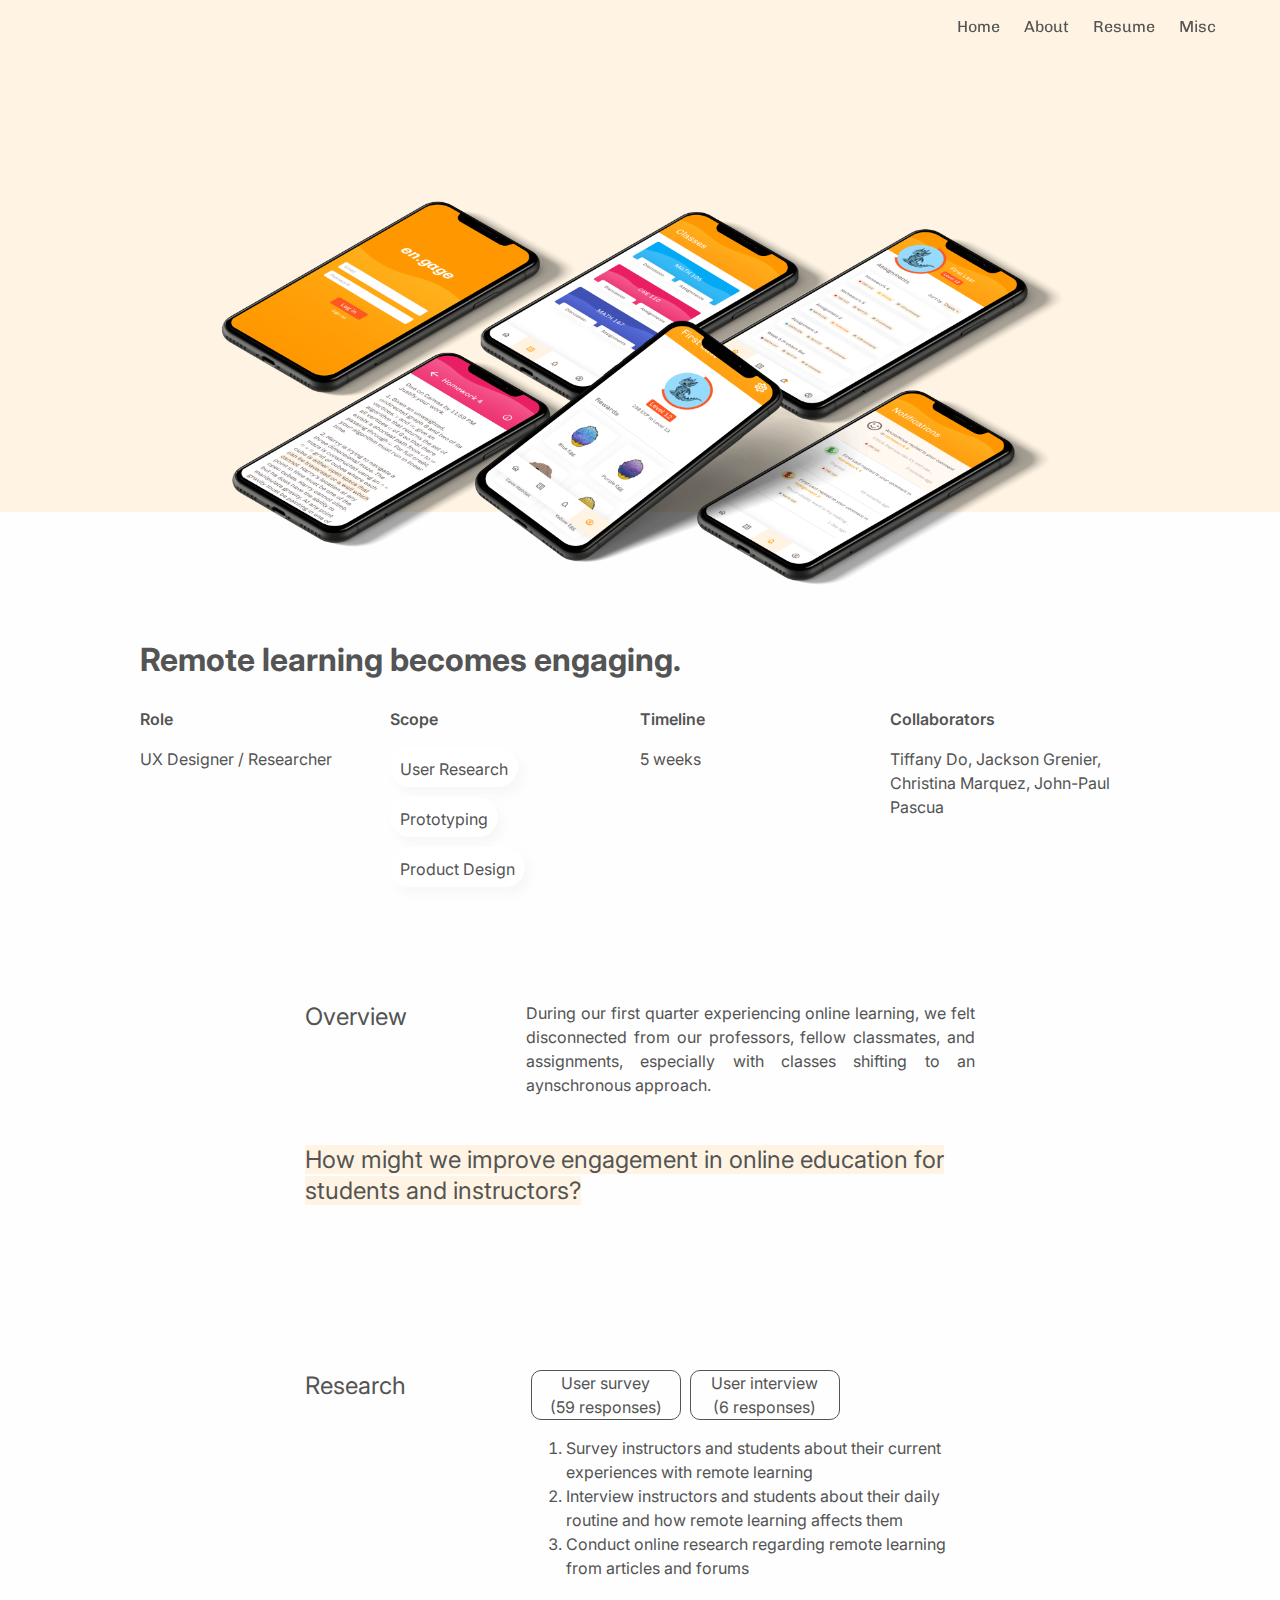
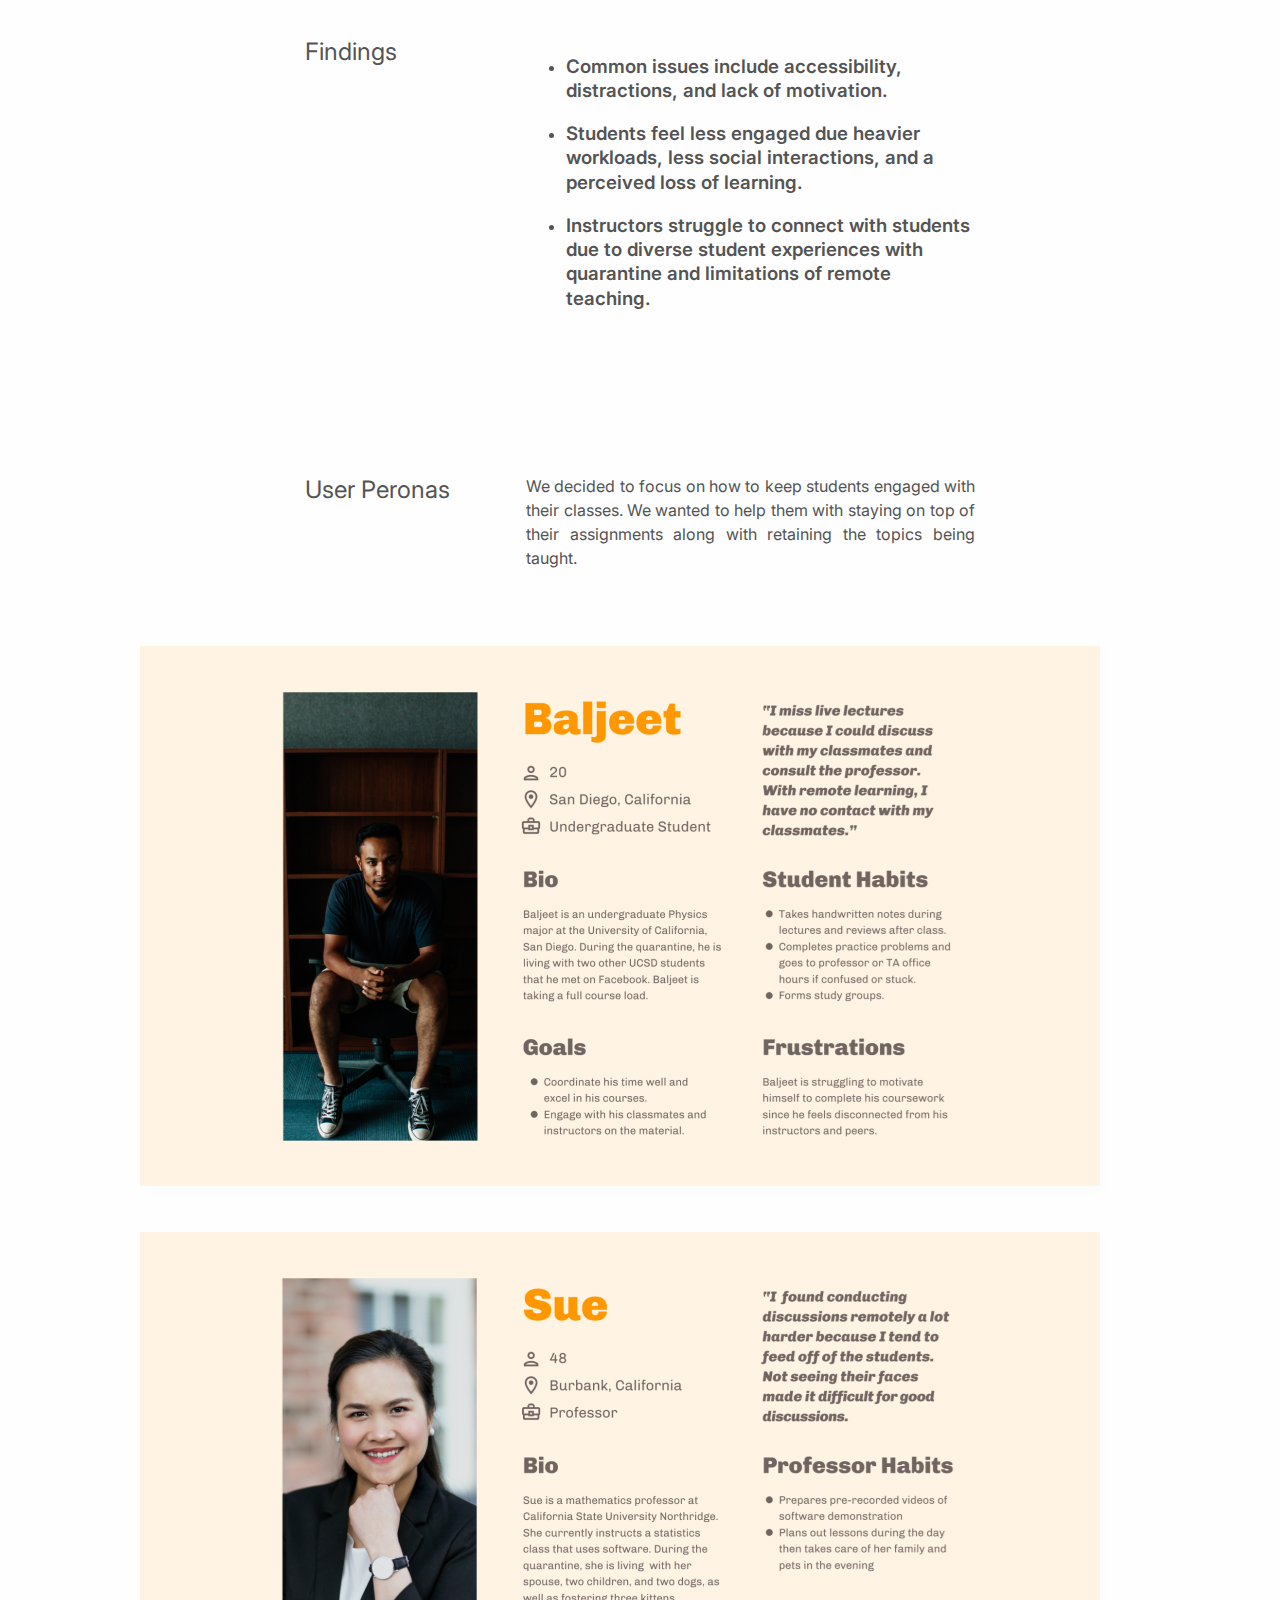
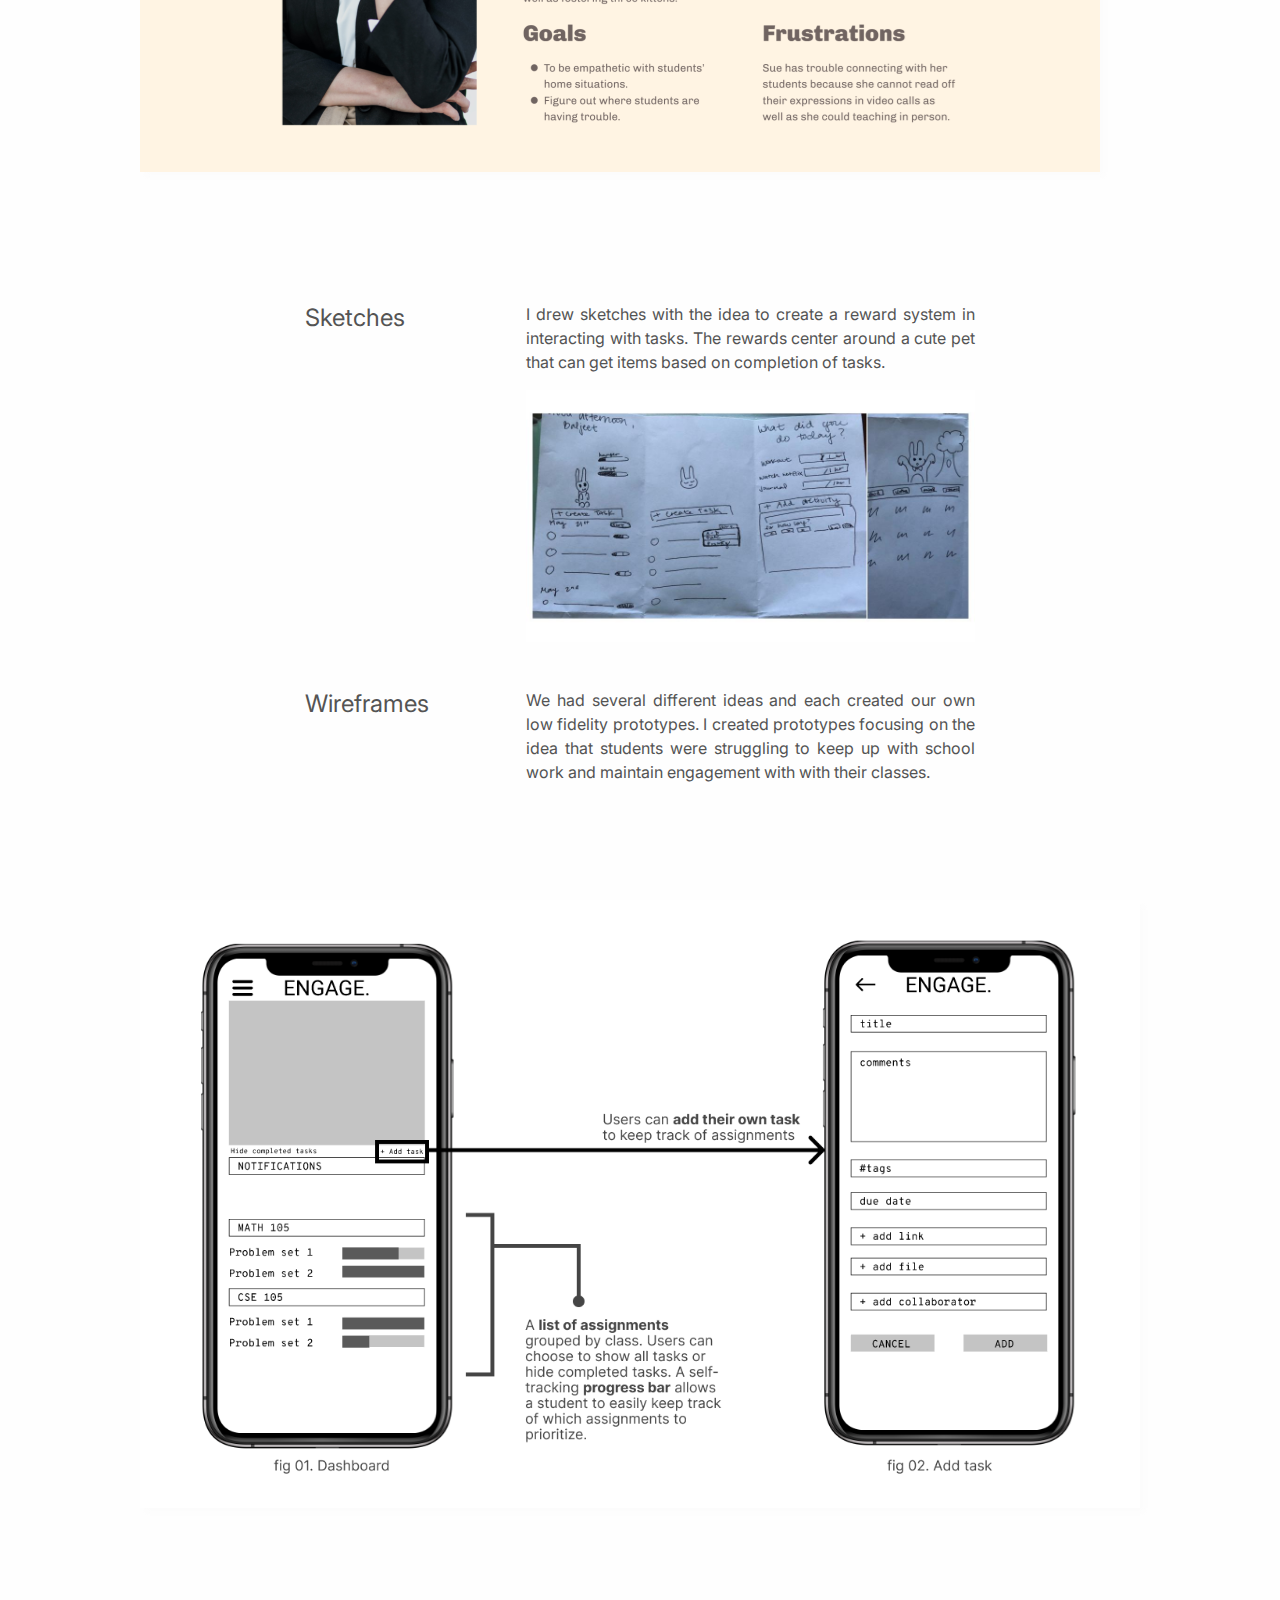
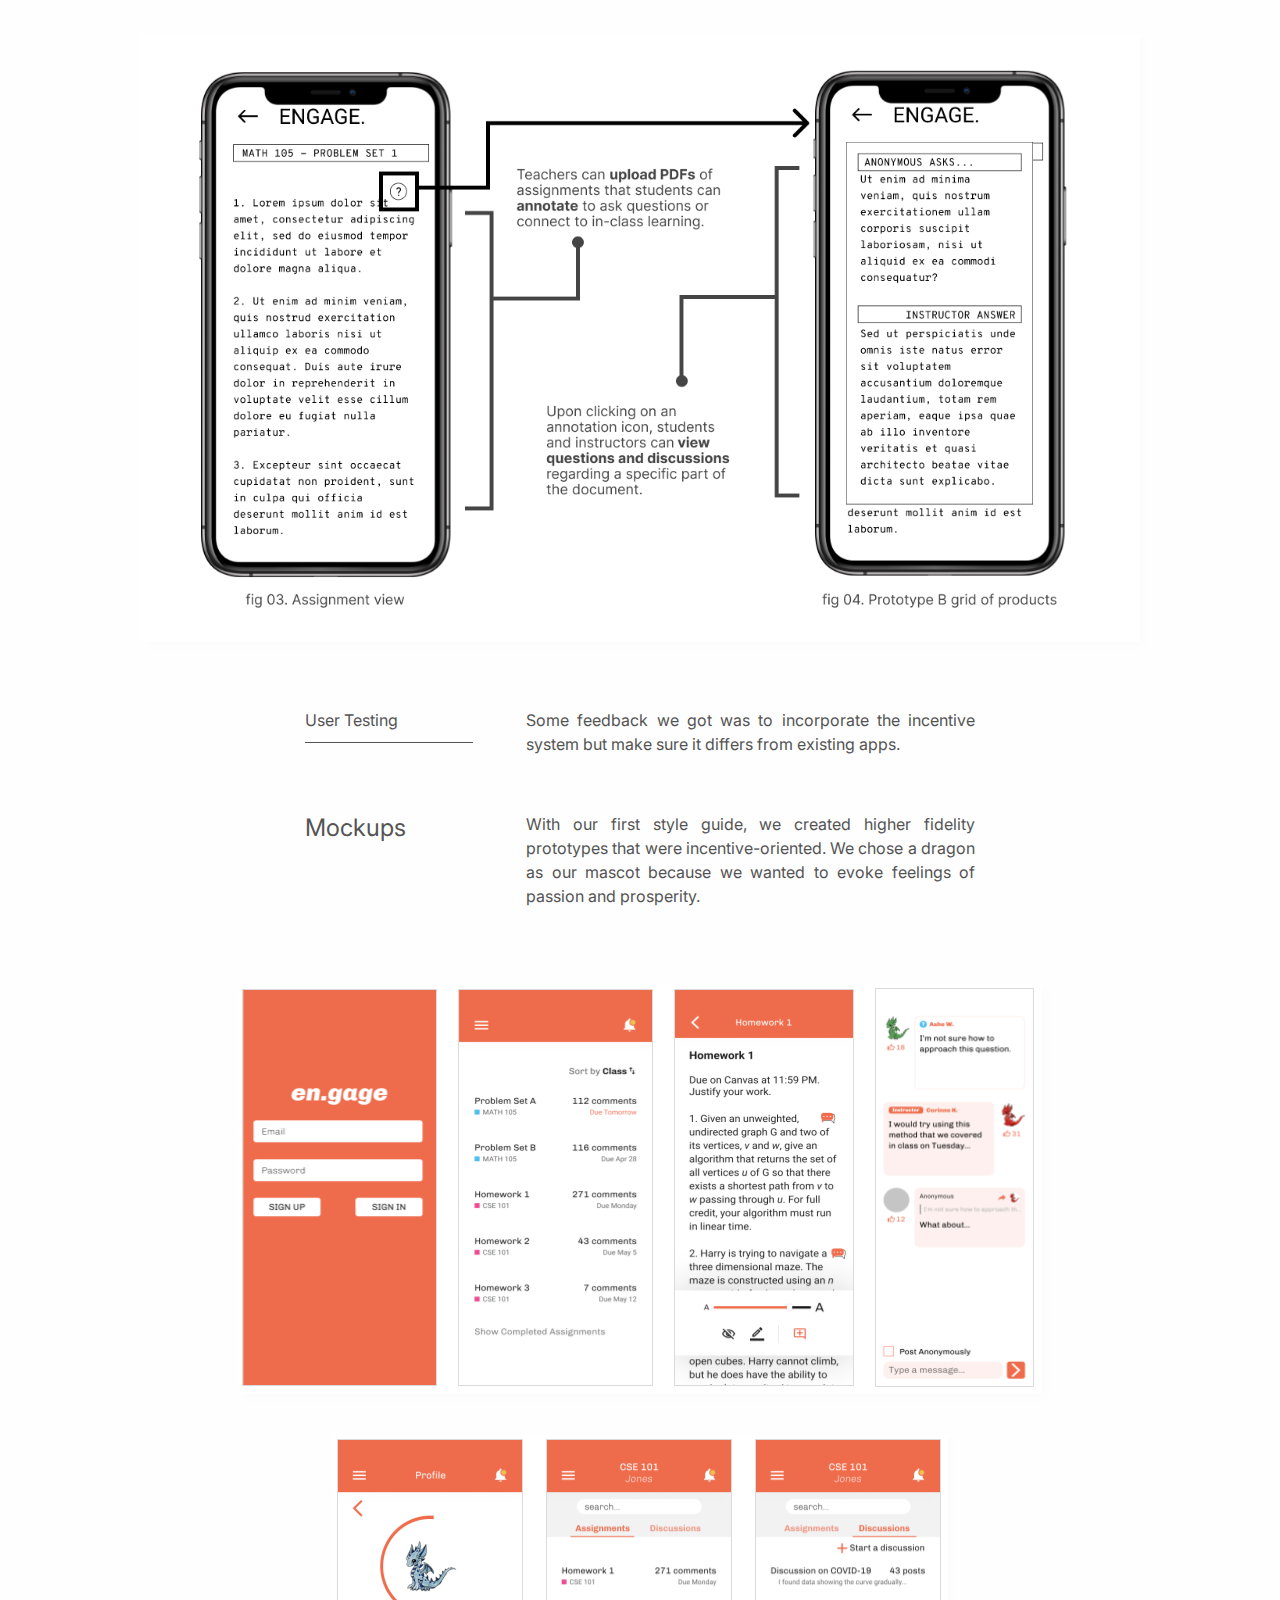
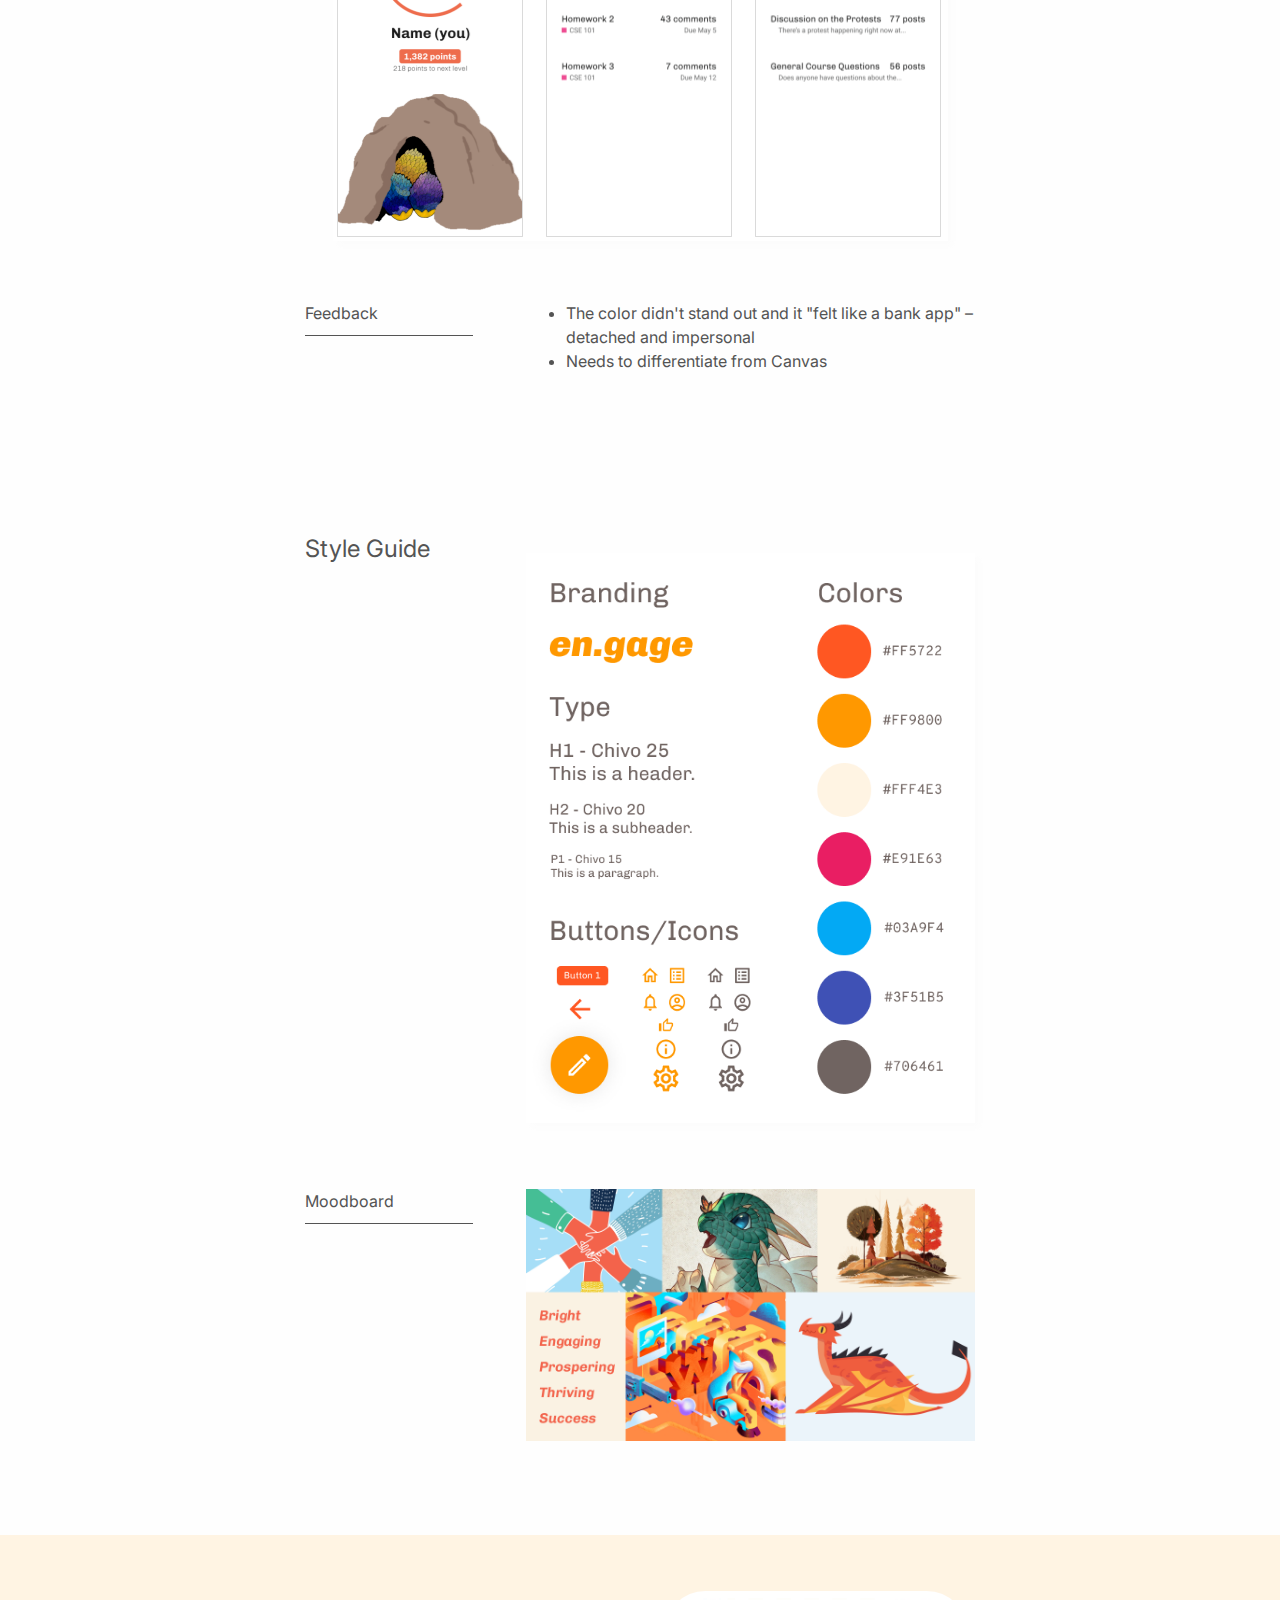
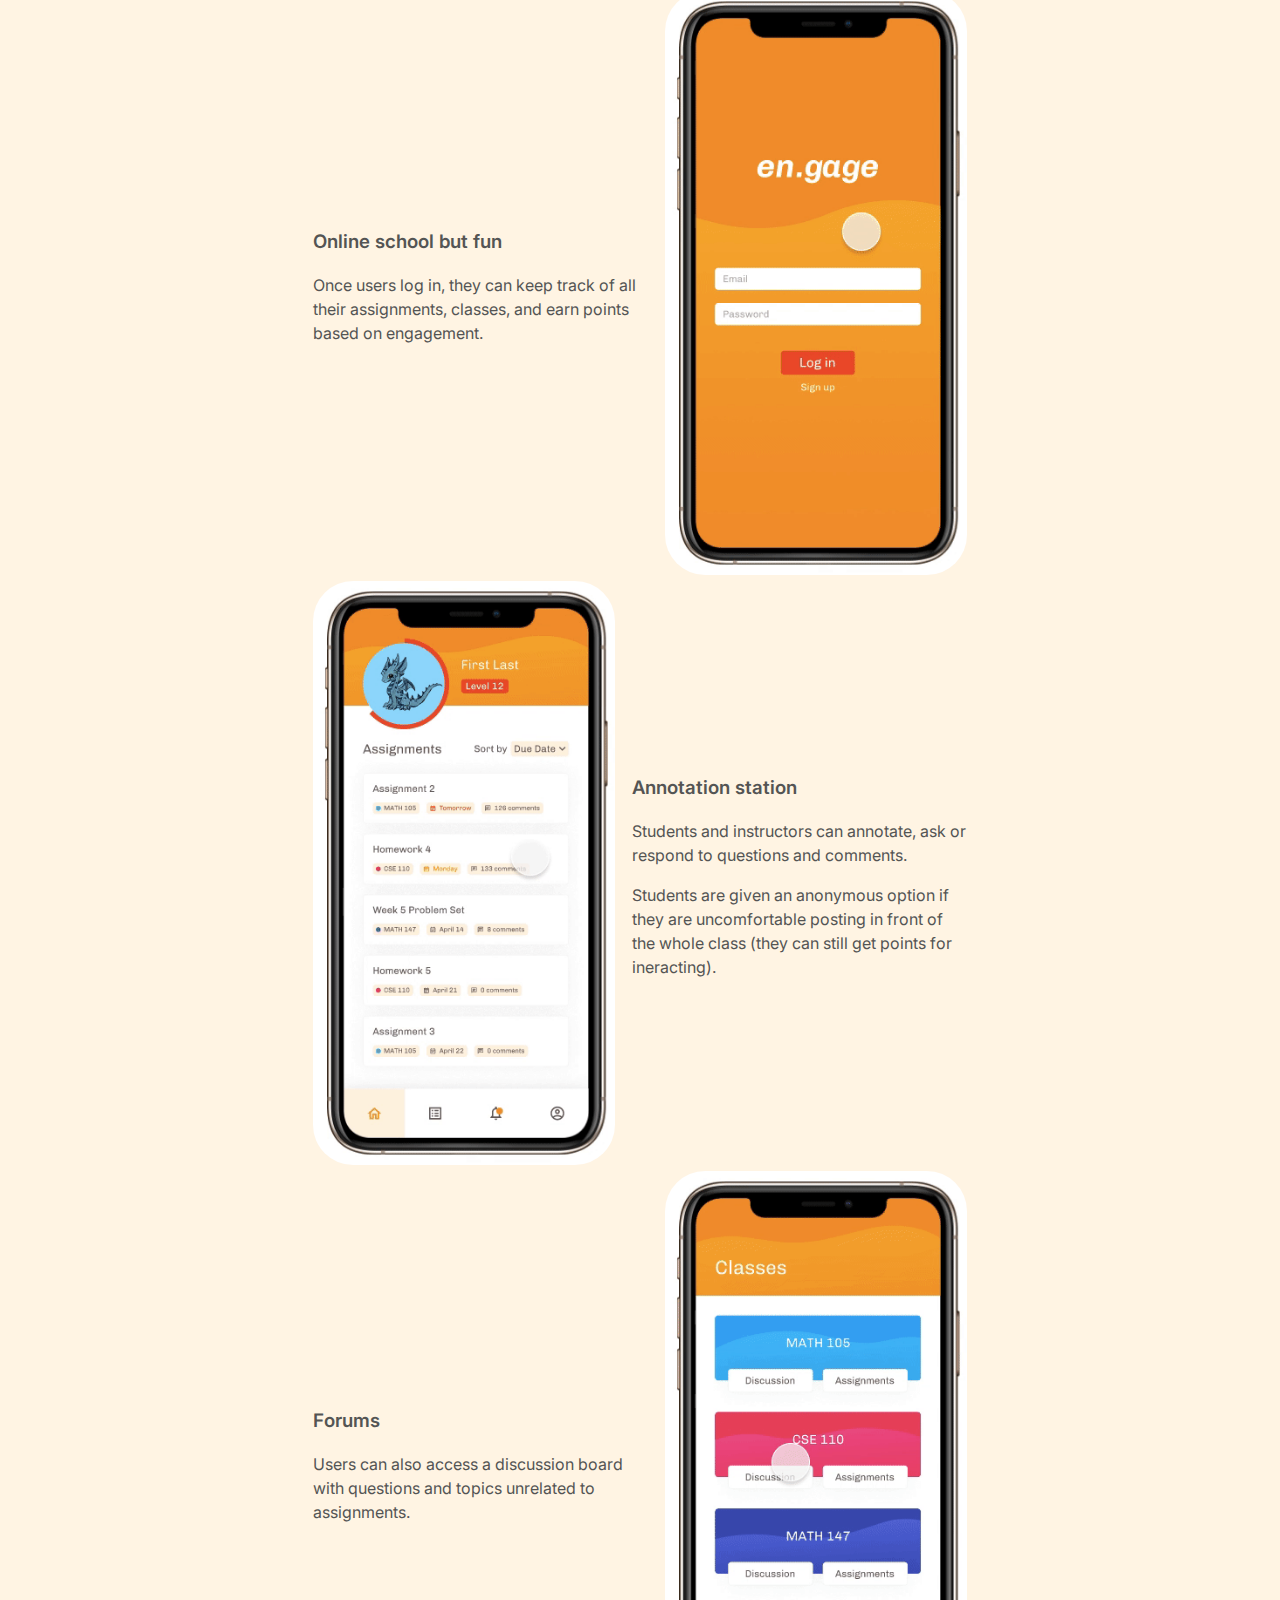
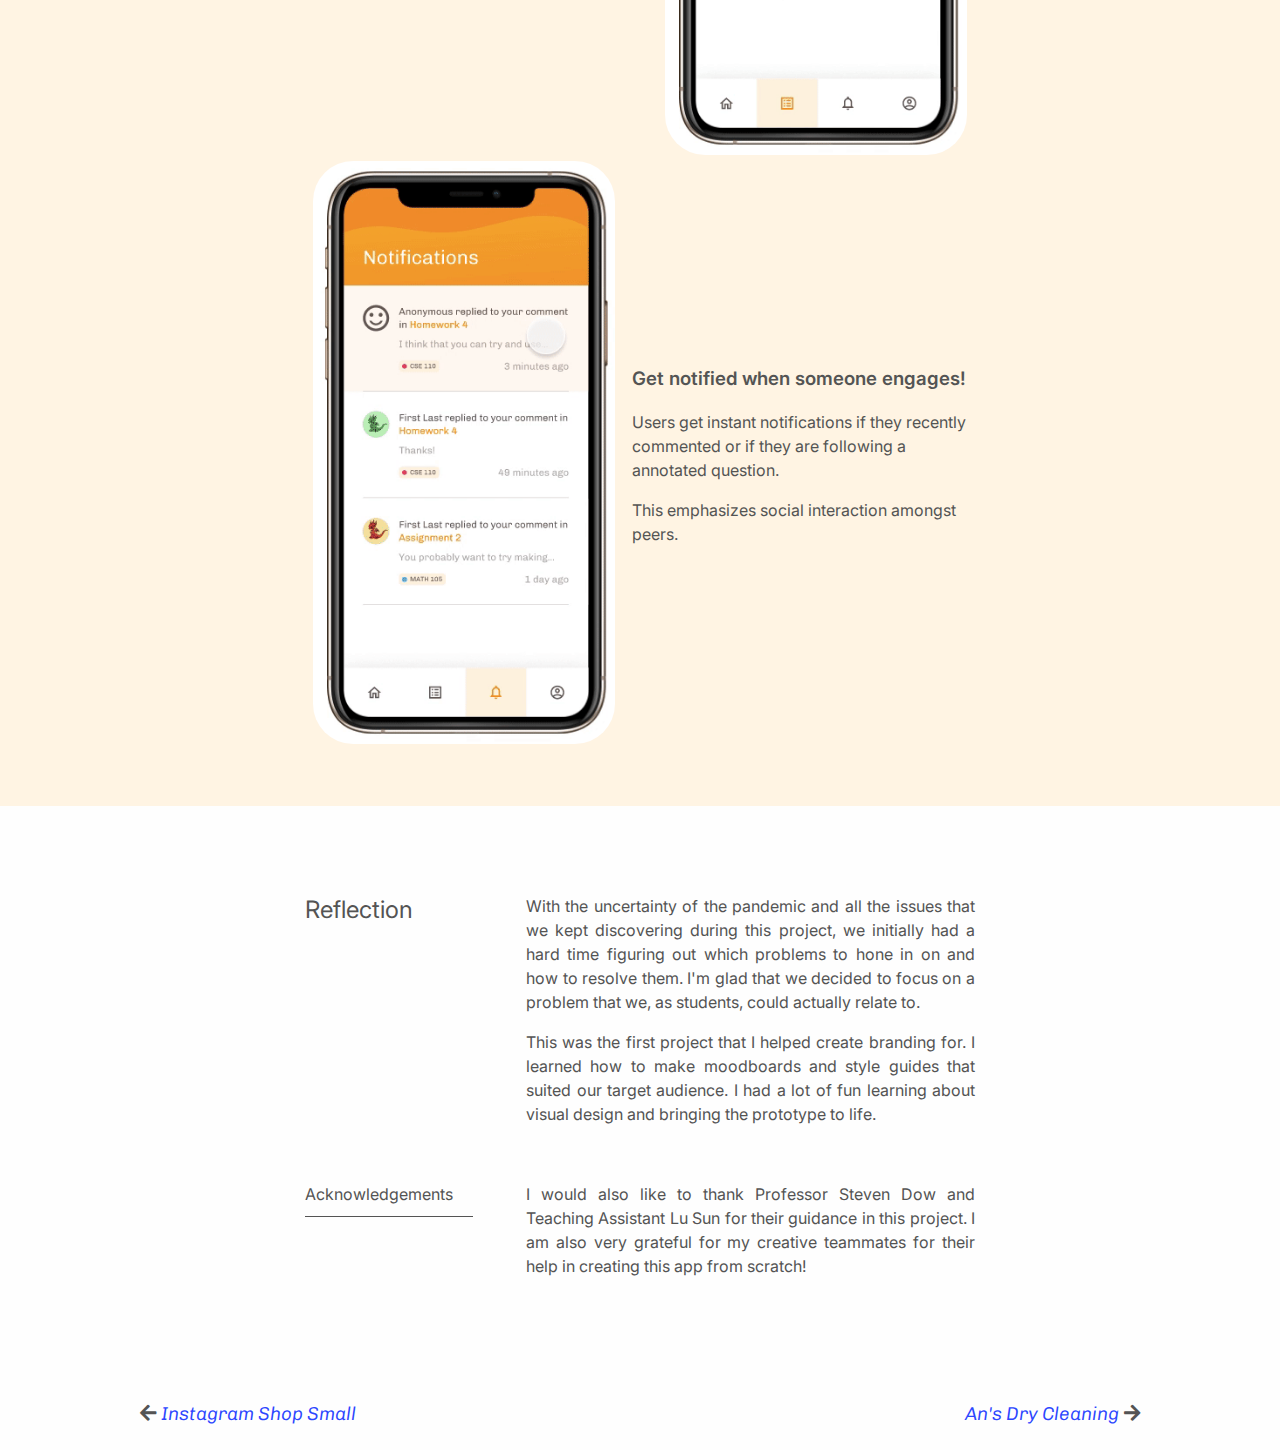
<file: engage.html>
<!DOCTYPE html>
<html >
  <head>
    <meta charset="UTF-8">
    <meta http-equiv="X-UA-Compatible" content="IE=edge">
    <meta name="viewport" content="width=device-width, initial-scale=1.0">
      <title>Joanna Lu | en.gage</title>
      <meta name="description" content="Joanna's journey as a designer.">
    <link rel="stylesheet" href="main.css">
    <link rel="preconnect" href="https://fonts.googleapis.com">
    <link rel="preconnect" href="https://fonts.gstatic.com" crossorigin>
    <link href="https://fonts.googleapis.com/css2?family=Chivo:ital,wght@0,400;0,700;0,900;1,400;1,700;1,900&family=Inter:wght@400;500;600;700;800;900&display=swap" rel="stylesheet">
    <link rel="stylesheet" href="https://cdnjs.cloudflare.com/ajax/libs/font-awesome/4.7.0/css/font-awesome.min.css">
    <link rel="stylesheet" href="https://cdnjs.cloudflare.com/ajax/libs/font-awesome/5.15.4/css/all.min.css" integrity="sha512-1ycn6IcaQQ40/MKBW2W4Rhis/DbILU74C1vSrLJxCq57o941Ym01SwNsOMqvEBFlcgUa6xLiPY/NS5R+E6ztJQ==" crossorigin="anonymous" referrerpolicy="no-referrer" />
    <link rel="apple-touch-icon" sizes="180x180" href="/apple-touch-icon.png">
    <link rel="icon" type="image/png" sizes="32x32" href="/favicon-32x32.png">
    <link rel="icon" type="image/png" sizes="16x16" href="/favicon-16x16.png">
    <link rel="manifest" href="/site.webmanifest">
    <link rel="mask-icon" href="/safari-pinned-tab.svg" color="#5bbad5">
    <meta name="msapplication-TileColor" content="#da532c">
    <meta name="theme-color" content="#ffffff">
    <script src="https://ajax.googleapis.com/ajax/libs/jquery/3.5.1/jquery.min.js"></script>
    <script type="text/javascript" src="js/myScript.js">
    </script>
    <noscript>Your browser does not support JavaScript :(</noscript>

  </head>
  
  <body style="background-color: #fefefe;">  
    <nav class="navbar" id="myNavbar">
      <div class="navDiv">
        <a href="index.html">Home</a>
        <a href="about.html">About</a>
        <a href="https://drive.google.com/file/d/1y10wf5SeuUkyi9K6u7kvKI0PkLzPyvFT/view?usp=sharing" target="_blank">Resume</a>
        <a href="misc.html">Misc</a>
        <a href="javascript:void(0);" class="icon" onclick="menu()">
          <i class="fa fa-bars" style="font-size: 20px"></i>
        </a>
      </div>
    </nav>
    <img src="images/engage-hero.png" style="max-width: 100%;">
    
    <div class="case-study-main" id="case-intro">
        <h1 style="margin: 0 0 10px 0;">Remote learning becomes engaging.</h1>
        <div class="caseTags">
          <div class="case-info" >
            <p><strong>Role</strong></p><p>UX Designer / Researcher</p>
          </div>
          <div class="case-info">
            <p><strong>Scope</strong></p>
            <p class="tag">User Research</p>
            <p class="tag">Prototyping</p>
            <p class="tag">Product Design</p>
          </div>
          <div class="case-info">
            <p><strong>Timeline</strong></p><p>5 weeks</p>
          </div>
          <div class="case-info">
            <p><strong>Collaborators</strong></p><p>Tiffany Do, Jackson Grenier, Christina Marquez, John-Paul Pascua</p>
          </div>
        </div>
      </div>
      <div class="case-study-main">
        <div class="caseInfo">
          <div class="sectionCol">
            <h2>Overview</h2>
          </div>
          <div class="copyCol">
              <p>During our first quarter experiencing online learning, we felt disconnected from our professors, fellow classmates, and assignments, especially with classes shifting to an aynschronous approach.</p>
            </div>
          <h2 style="font-weight: 400px;"><span style="background-color: #FFF4E3">How might we improve engagement in online education for students and instructors?</span></h2>
          </div>
    </div>
    <div class="case-study-main">
      <div class="caseInfo">
        <div class="sectionCol">
          <h2>Research</h2>
        </div>
        <div class="copyCol">
          <div class="respondents">
          <p>User survey<br>(59 responses)</p>
          <p>User interview<br>(6 responses)</p>
          </div>
          <ol>
            <li>Survey instructors and students about their current experiences with remote learning</li>
            <li>Interview instructors and students about their daily routine and how remote learning affects them</li>
            <li>Conduct online research regarding remote learning from articles and forums</li>
          </ol>
        </div>
      </div>
      <div class="caseInfo">
        <div class="sectionCol">
          <h2>Findings</h2>
        </div>
        <div class="copyCol">
          <ul>
            <li><h3>Common issues include accessibility, distractions, and lack of motivation.</h3></li>
            <li><h3>Students feel less engaged due heavier workloads, less social interactions, and a perceived loss of learning.</h3></li>
            <li><h3>Instructors struggle to connect with students due to diverse student experiences with quarantine and limitations of remote teaching.</h3></li>
          </ul>
        </div>
      </div>
    </div>
  <div class="case-study-main">
  <div class="caseInfo">
        <div class="sectionCol">
          <h2>User Peronas</h2>
        </div>
        <div class="copyCol">
          <p>We decided to focus on how to keep students engaged with their classes. We wanted to help them with staying on top of their assignments along with retaining the topics being taught.</p>
        </div>
      </div>
      <img class="image-shadow" src="images/engage-persona-1.png" title="persona: student">
      <img class="image-shadow" src="images/engage-persona-2.png" title="persona: professor">
    </div>
  <div class="case-study-main">
      <div class="caseInfo">
        <div class="sectionCol">
          <h2>Sketches</h2>
        </div>
        <div class="copyCol">
          <p>I drew sketches with the idea to create a reward system in interacting with tasks. The rewards center around a cute pet that can get items based on completion of tasks.</p>
          <img src="images/engage-wireframes.jpg">
        </div>
      </div>
      <div class="caseInfo">
        <div class="sectionCol">
          <h2>Wireframes</h2>
        </div>
        <div class="copyCol">
          <p>We had several different ideas and each created our own low fidelity prototypes. I created prototypes focusing on the idea that students were struggling to keep up with school work and maintain engagement with with their classes.</p>
        </div>
      </div>
      <div class="caseInfo">
        <div class="sectionCol">
          <!--<p class="section">Dashboard</p>!-->
        </div>
        <div class="copyCol">
        </div>
      </div>
      <img src="images/engage-prototype-dashboard.png" class="image-shadow">
      <div class="caseInfo">
        <div class="sectionCol">
          <!--<p class="section">Assignments</p>!-->
        </div>
        <div class="copyCol">
        </div>
      </div>
      <img src="images/engage-prototype-assignment.png" class="image-shadow">
      <div class="caseInfo">
        <div class="sectionCol">
          <p class="section">User Testing</p>
        </div>
        <div class="copyCol">
          <p>Some feedback we got was to incorporate the incentive system but make sure it differs from existing apps.</p>
        </div>
      </div>

      <div class="caseInfo">
        <div class="sectionCol">          <h2>Mockups</h2>
        </div>
        <div class="copyCol">
          <p>With our first style guide, we created higher fidelity prototypes that were incentive-oriented. We chose a dragon as our mascot because we wanted to evoke feelings of passion and prosperity.</p>
        </div>
      </div>
      <div class="centered">
        <img src="images/engage-prev-design-1.png" class="image-shadow">
        <img src="images/engage-prev-design-2.png" class="image-shadow">
      </div>
      <div class="caseInfo">
        <div class="sectionCol">
          <p class="section">Feedback</p>
        </div>
        <div class="copyCol">
          <ul>
          <li>The color didn't stand out and it "felt like a bank app" – detached and impersonal</li>
          <li>Needs to differentiate from Canvas</li>
          </ul>
        </div>
      </div>
    </div>
  <div class="case-study-main">
    <div class="caseInfo">
        <div class="sectionCol">
          <h2>Style Guide</h2>
        </div>
        <div class="copyCol">
            <img class="image-shadow" src="images/engage-style-guide.png">

        </div>
    </div>
    <div class="caseInfo">
        <div class="sectionCol">
          <p class="section">Moodboard</p>
        </div>
        <div class="copyCol">
          <img src="images/engage-moodboard.png">
        </div>
      </div>
  </div>
      <div style="background-color: #FFF4E3">
      <div class="case-study-main">
        <div class="caseInfo">
          <div class="protoRow">
            <div class="textCol">
              <h3>Online school but fun</h3>
              <p>Once users log in, they can keep track of all their assignments, classes, and earn points based on engagement.</p>
            </div>
            <div class="protoCol">
              <img src="images/engage-login.gif">
            </div>
          </div>
          <div class="protoRow">
            <div class="protoCol">
              <img src="images/engage-comment.gif">
            </div>
            <div class="textCol">
              <h3>Annotation station</h3>
              <p>Students and instructors can annotate, ask or respond to questions and comments.</p>
              <p>Students are given an anonymous option if they are uncomfortable posting in front of the whole class (they can still get points for ineracting).</p>
            </div>
          </div>
          <div class="protoRow">
            <div class="textCol">
              <h3>Forums</h3>
              <p>Users can also access a discussion board with questions and topics unrelated to assignments.</p>
            </div>
            <div class="protoCol">
              <img src="images/engage-discussion.gif">
            </div>
          </div>
          <div class="protoRow">
            <div class="protoCol">
              <img src="images/engage-notifs.gif">
            </div>
            <div class="textCol">
              <h3>Get notified when someone engages!</h3>
              <p>Users get instant notifications if they recently commented or if they are following a annotated question.</p>
              <p>This emphasizes social interaction amongst peers.</p>
            </div>
          </div>
          </div>
        </div>
      </div>
    <div class="case-study-main">
      <div class="caseInfo">
        <div class="sectionCol">
          <h2>Reflection</h2>
        </div>
        <div class="copyCol">
          <p>With the uncertainty of the pandemic and all the issues that we kept discovering during this project, we initially had a hard time figuring out which problems to hone in on and how to resolve them. I'm glad that we decided to focus on a problem that we, as students, could actually relate to.</p>
          <p>This was the first project that I helped create branding for. I learned how to make moodboards and style guides that suited our target audience. I had a lot of fun learning about visual design and bringing the prototype to life.</p>
        </div>
      </div>
      <div class="caseInfo">
        <div class="sectionCol">
          <p class="section">Acknowledgements</p>
        </div>
        <div class="copyCol" style="margin-bottom: 20px;">
          <p>I would also like to thank Professor Steven Dow and Teaching Assistant Lu Sun for their guidance in this project. I am also very grateful for my creative teammates for their help in creating this app from scratch!</p>
        </div>
      </div>
    </div>
    <footer>
      <div id="more" style="margin-top: 0; padding-top: 0;">

      <h3 style="float:left;"><i class="fas fa-arrow-left"></i> <a href="ig-shop-small.html">Instagram Shop Small</a></h3>
      <h3 style="float:right;"><a href="ans.html">An's Dry Cleaning</a> <i class="fas fa-arrow-right"></i></h3>
      </div>
    </footer>
  </body>
</html>
</file>
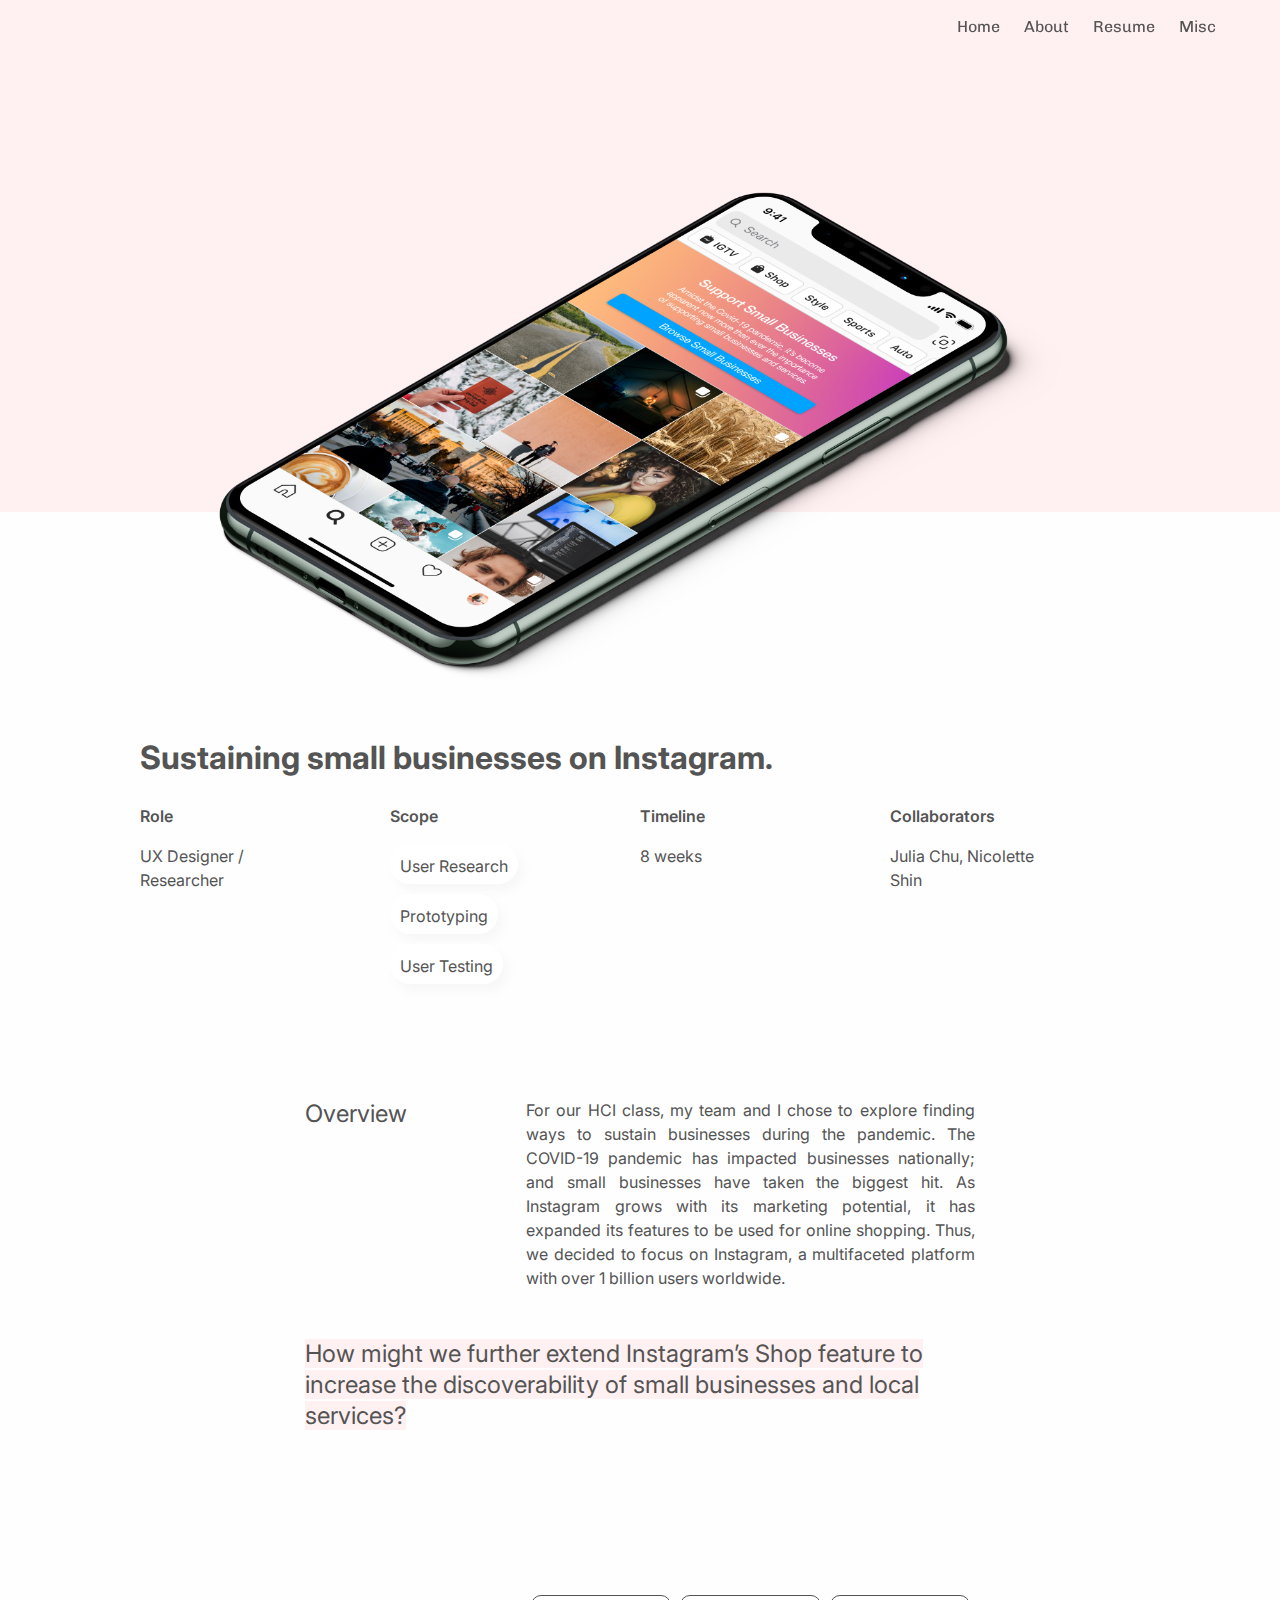
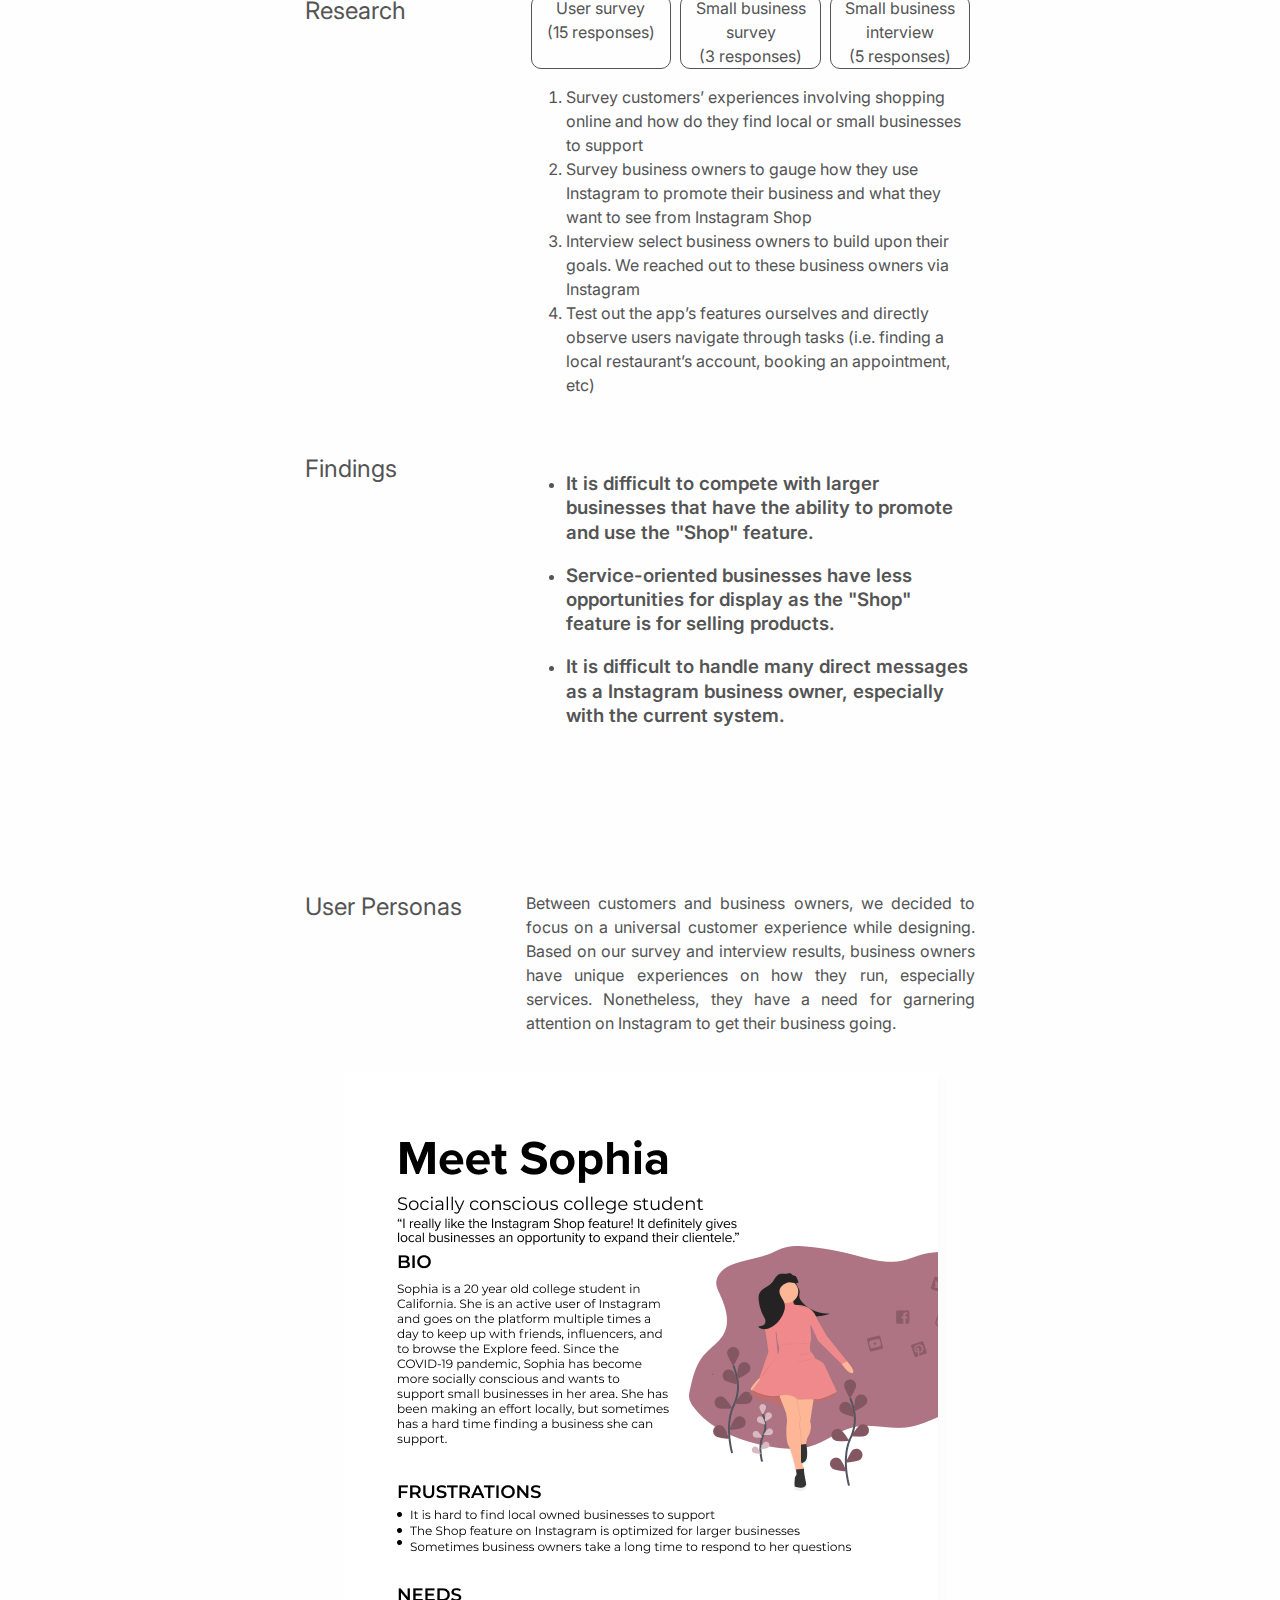
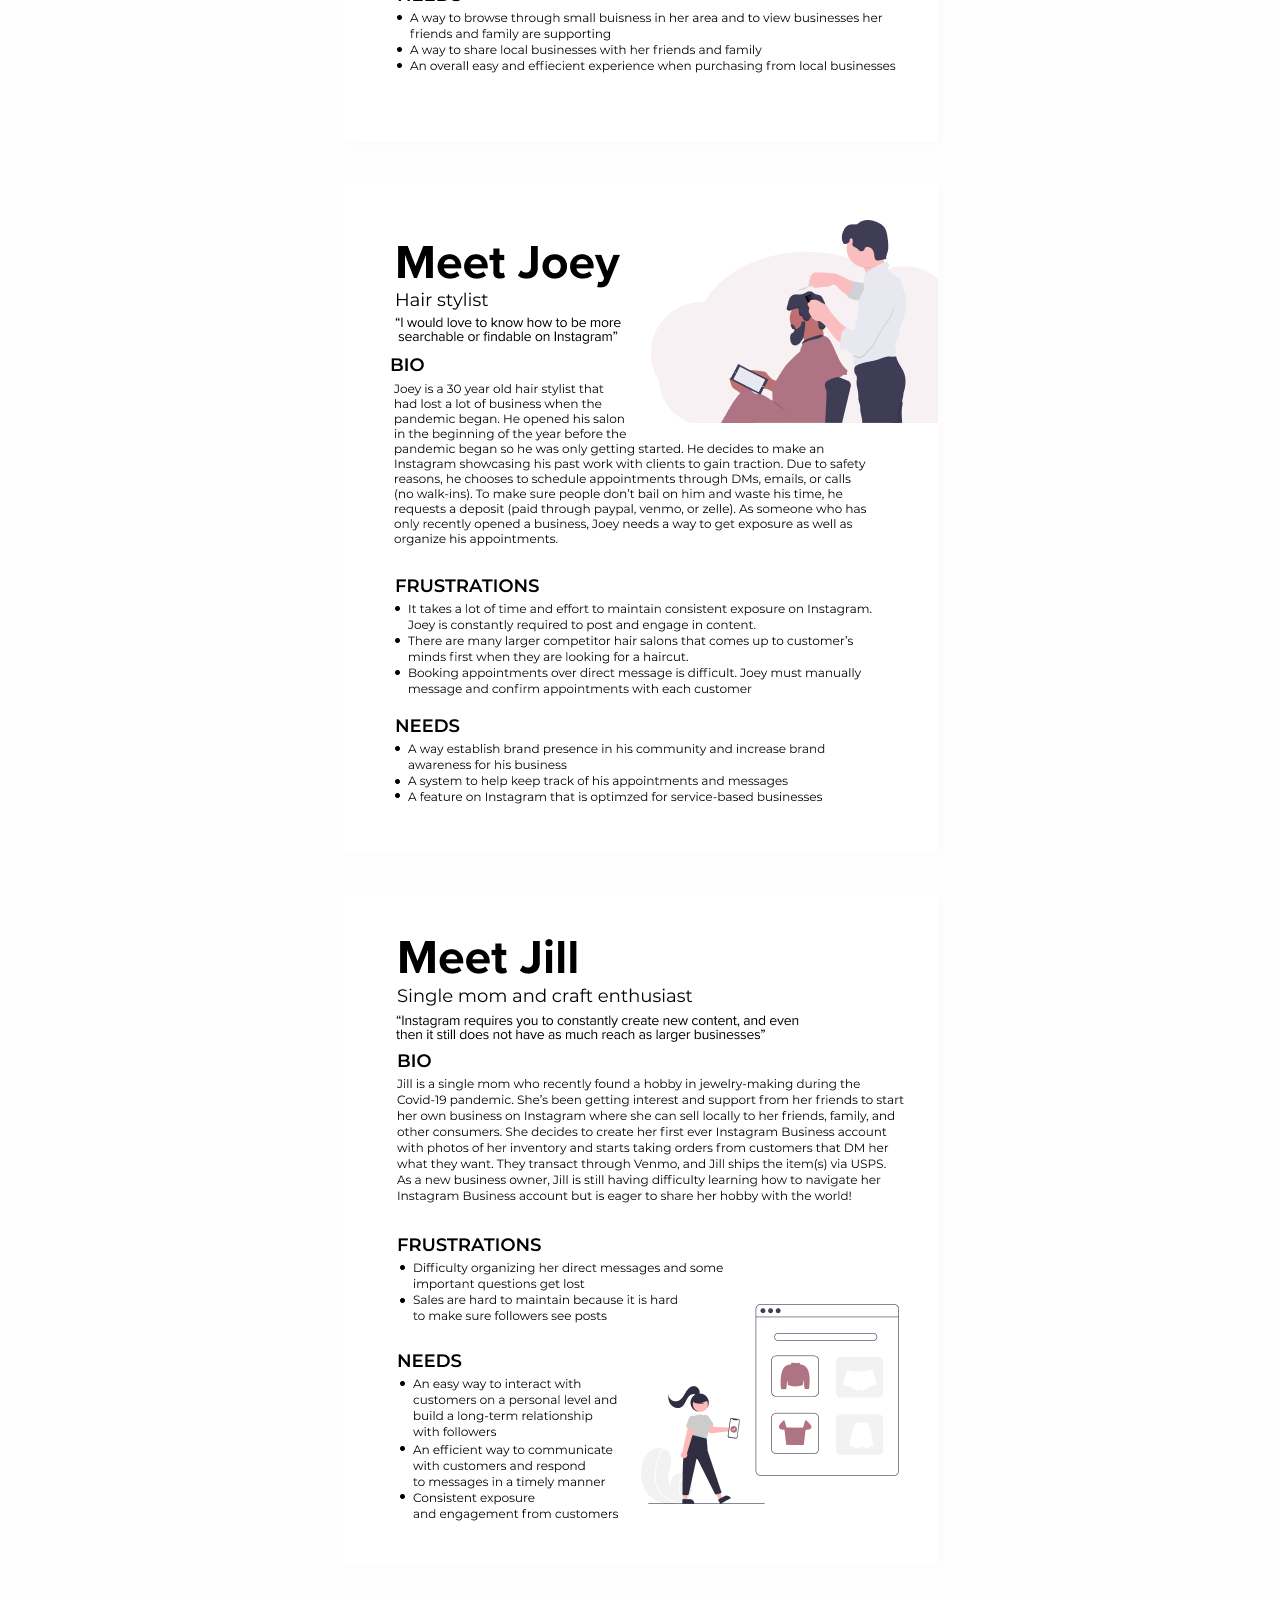
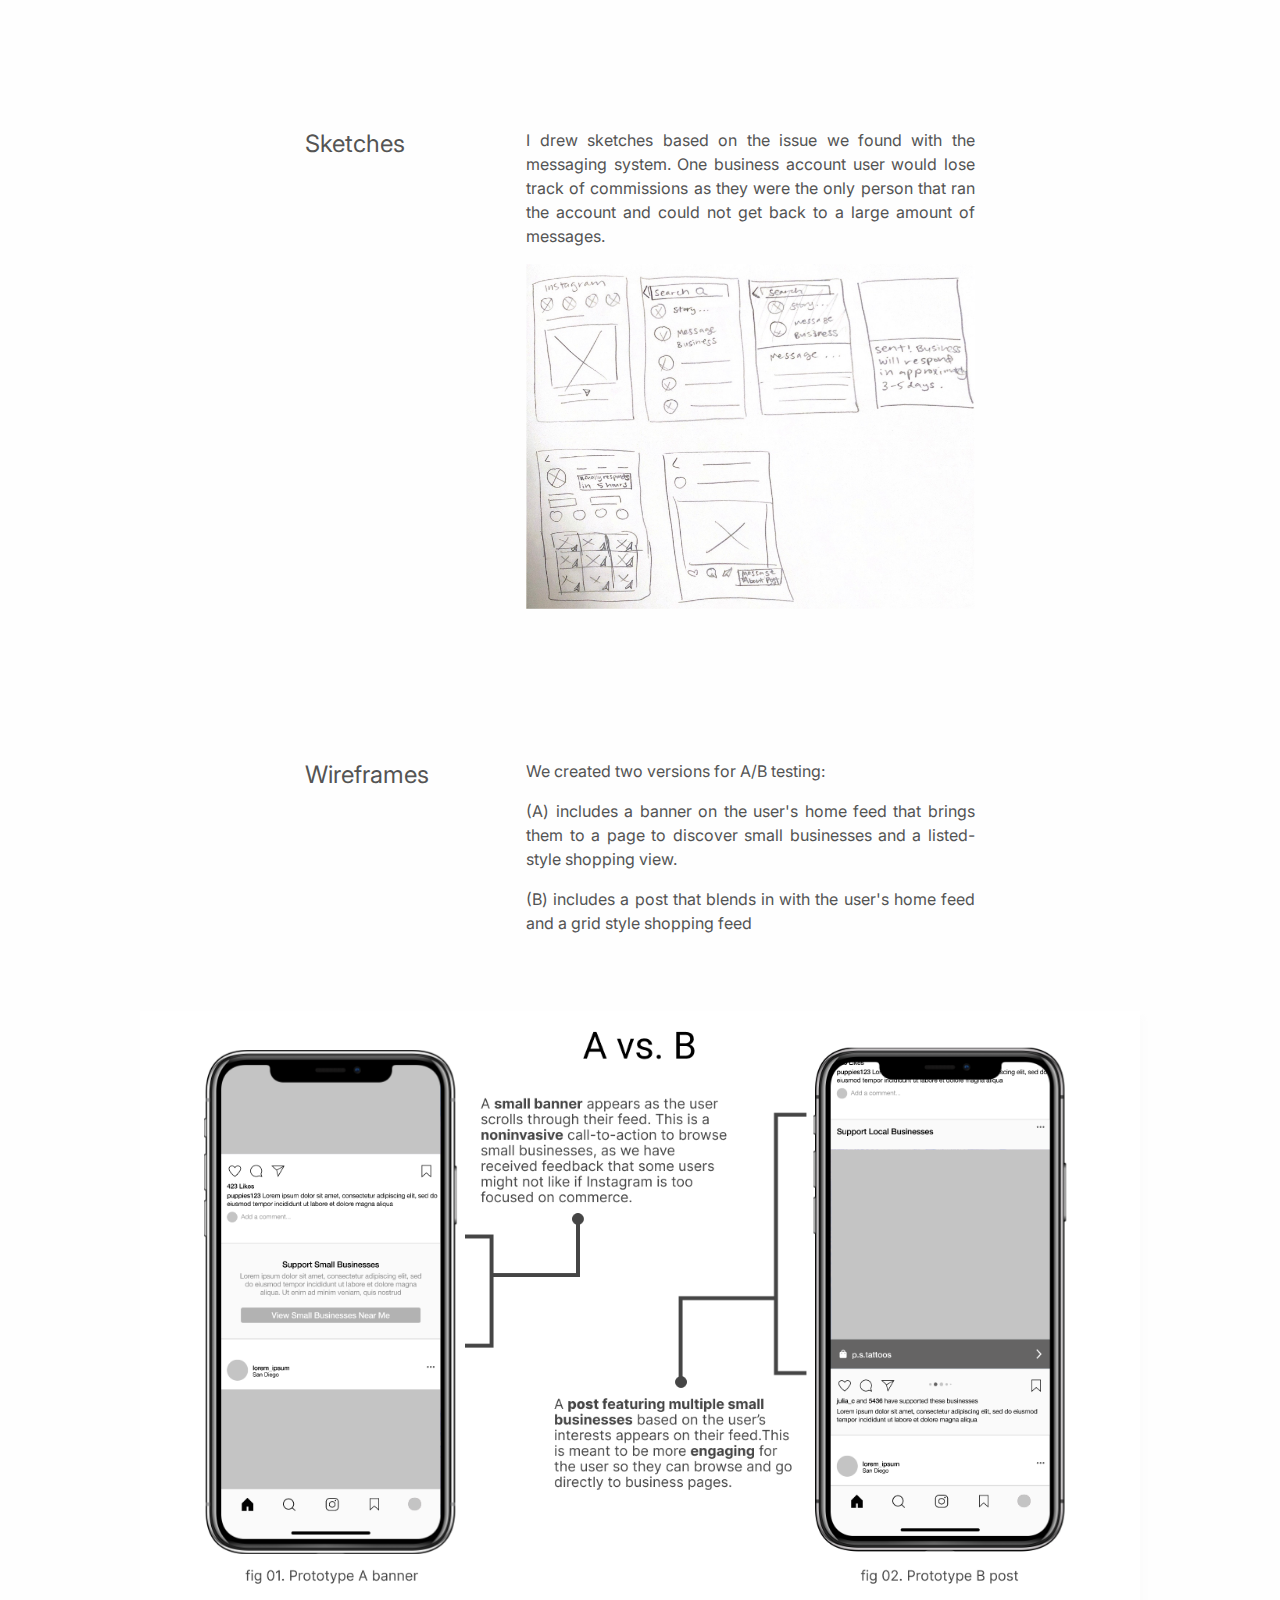
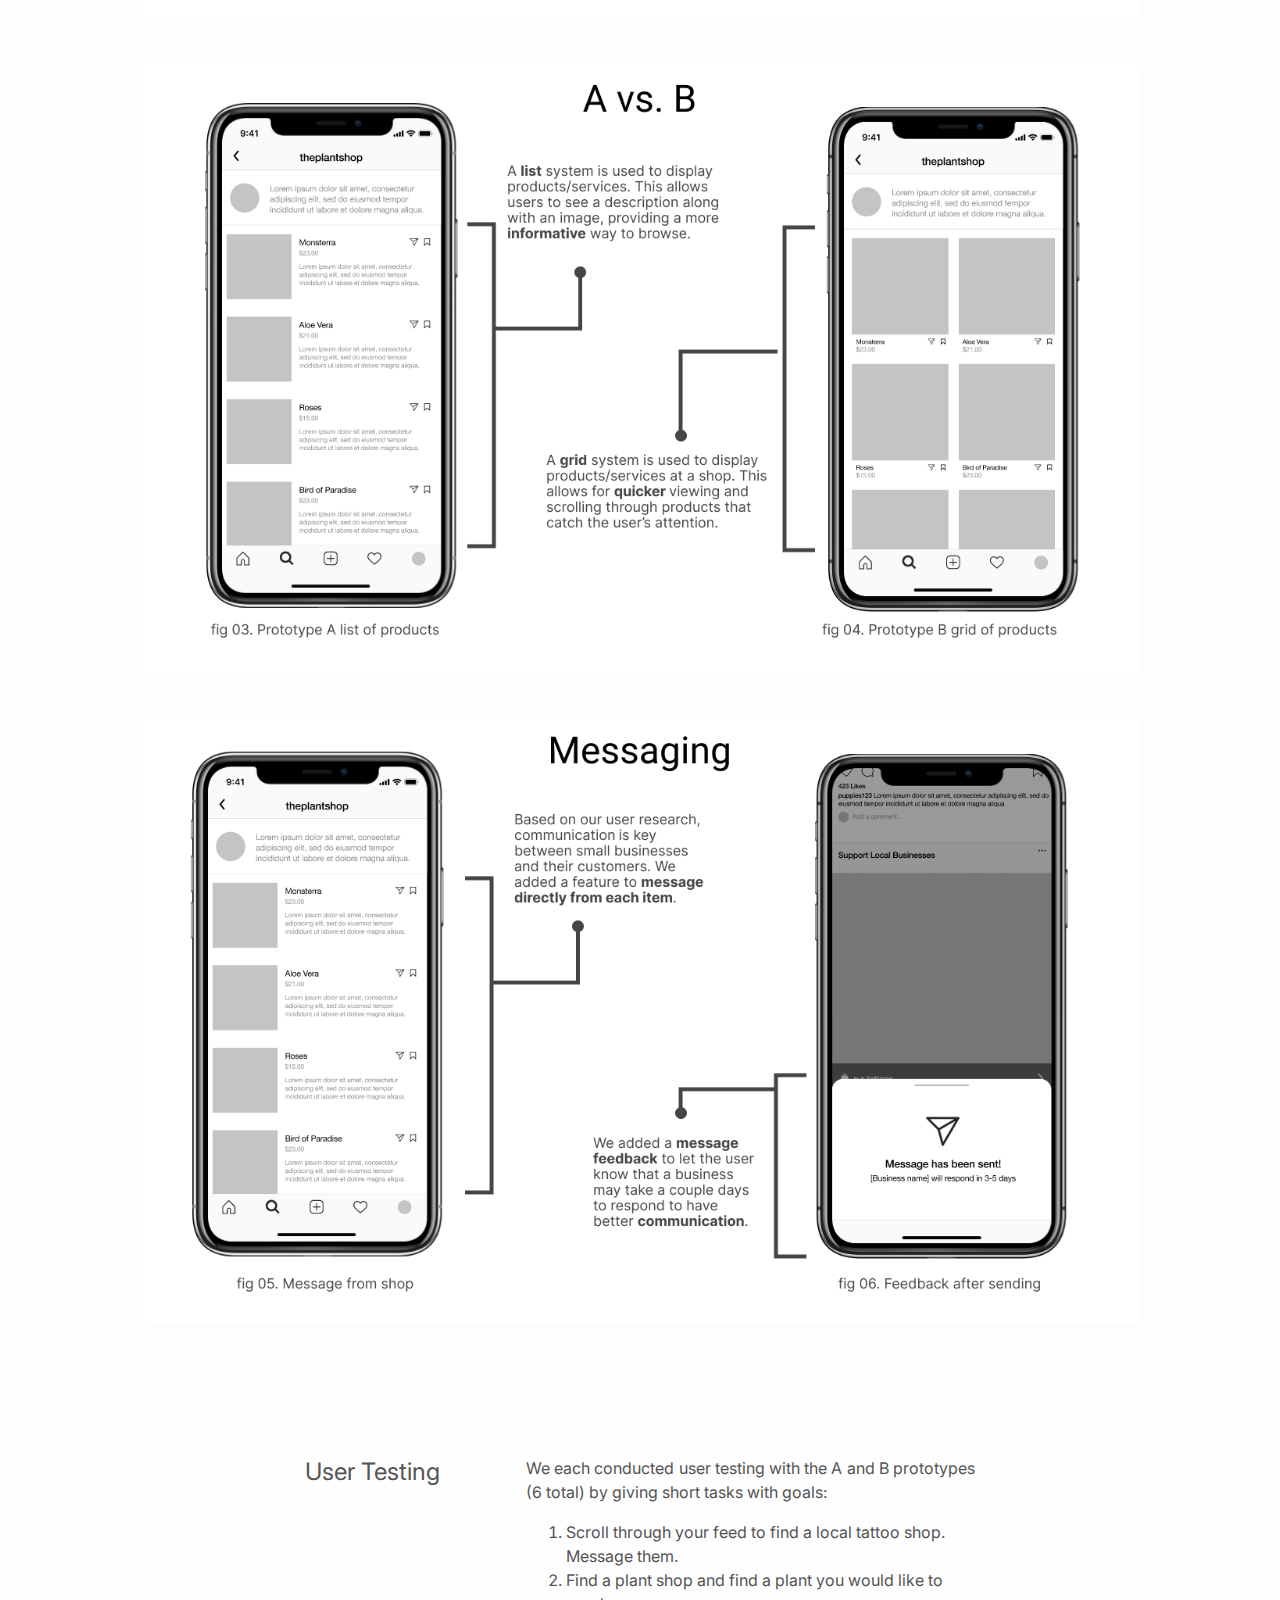
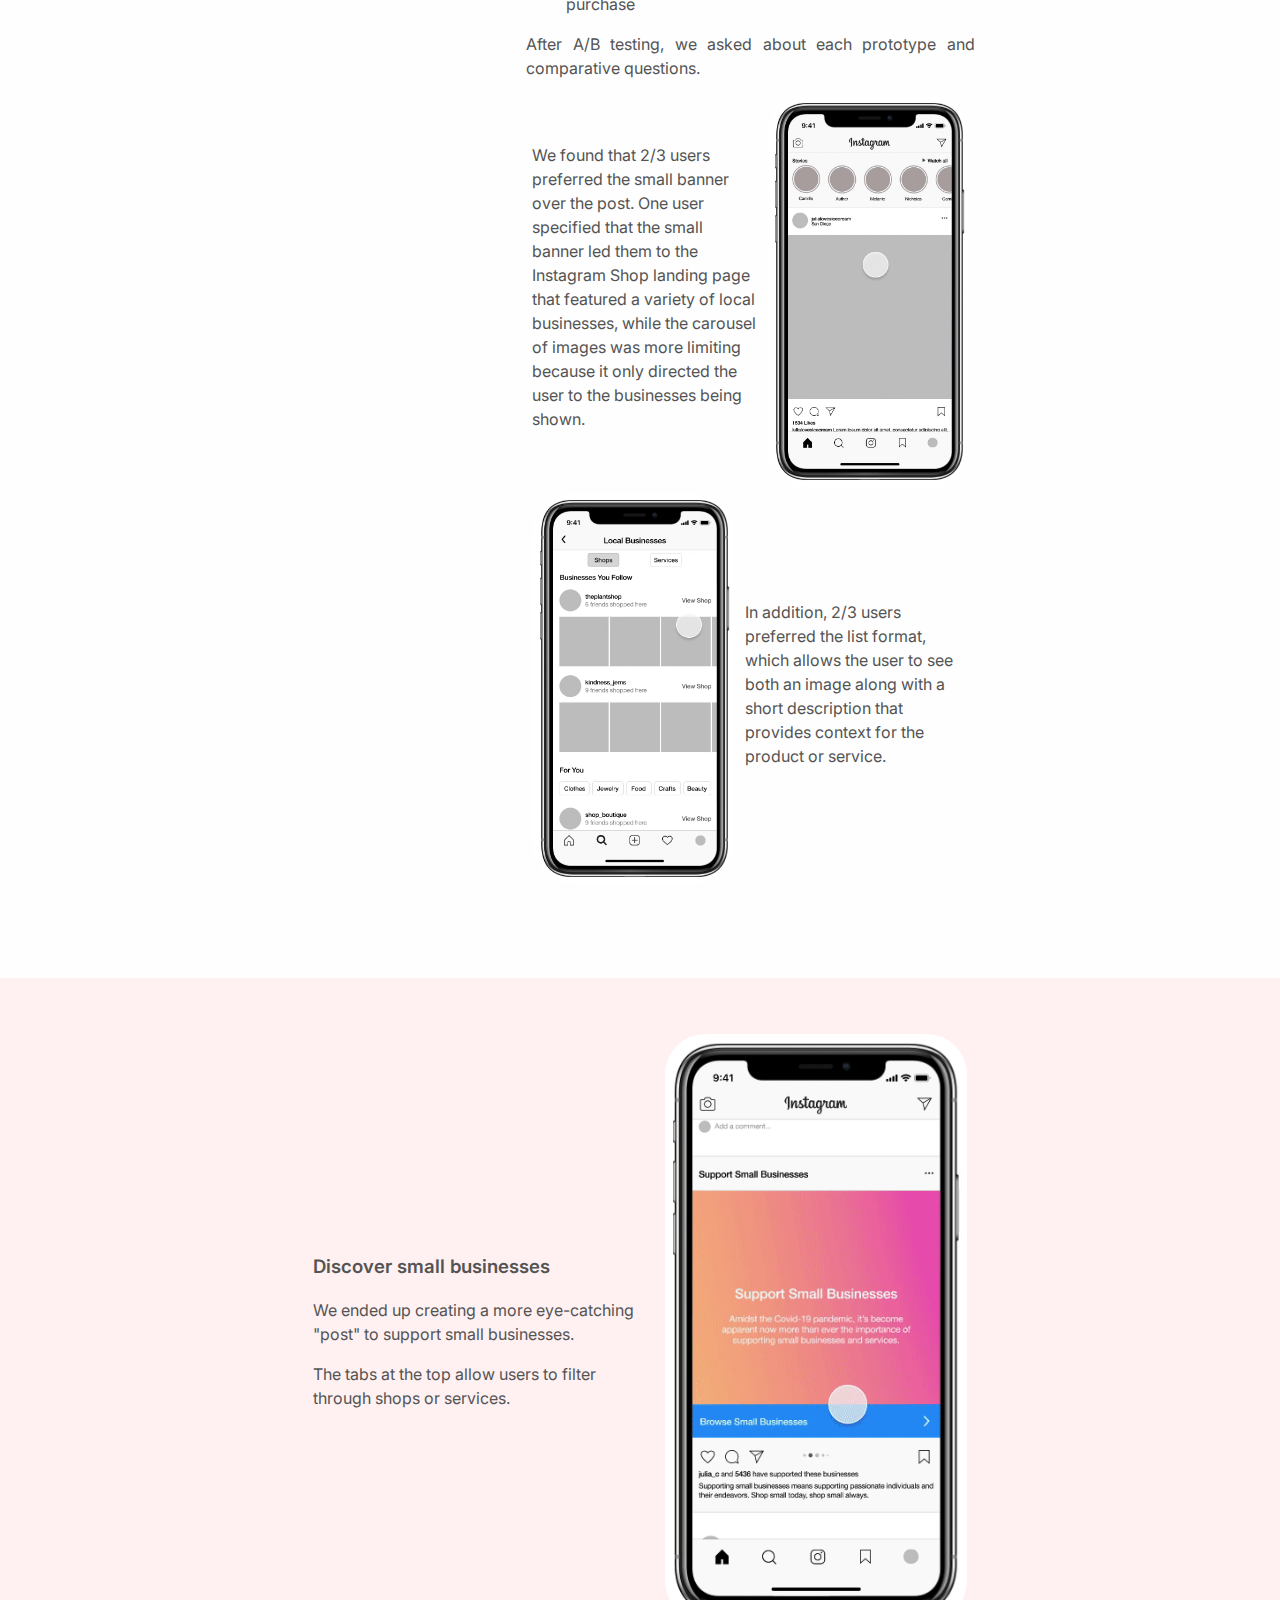
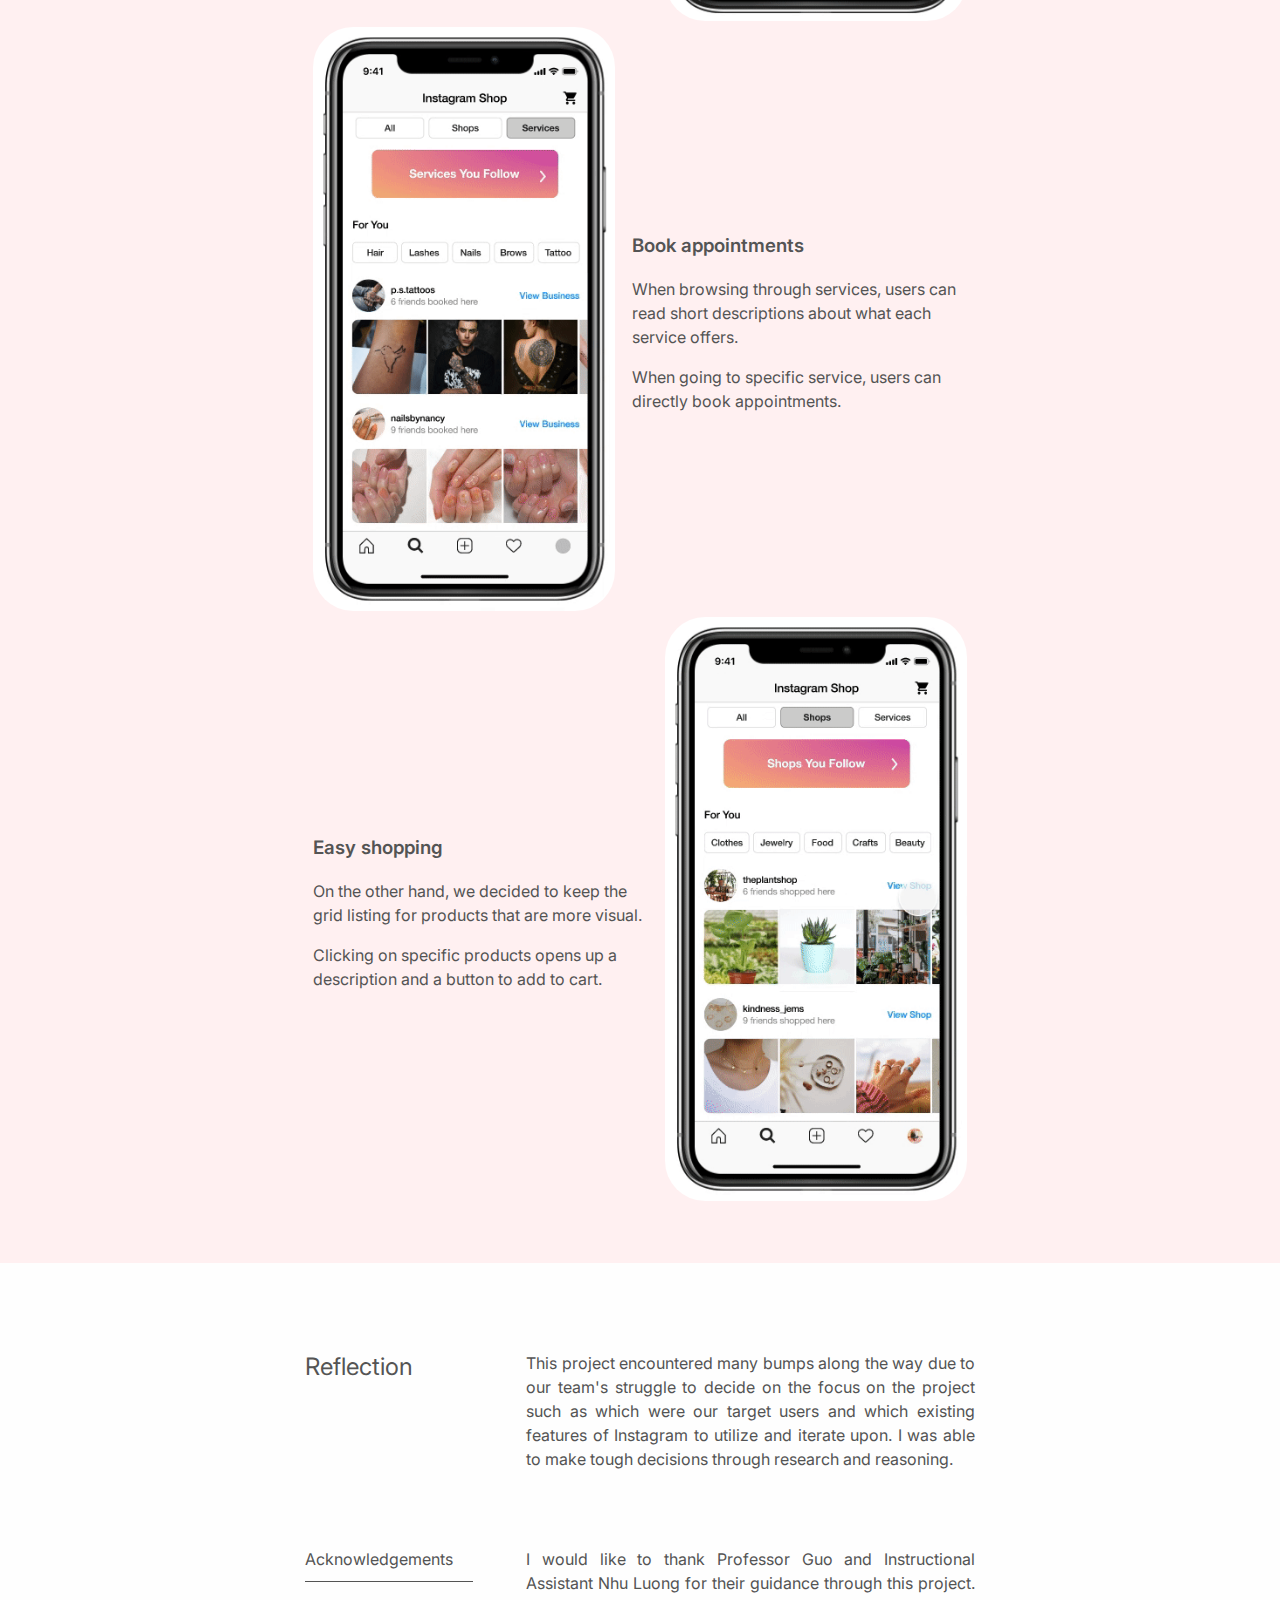
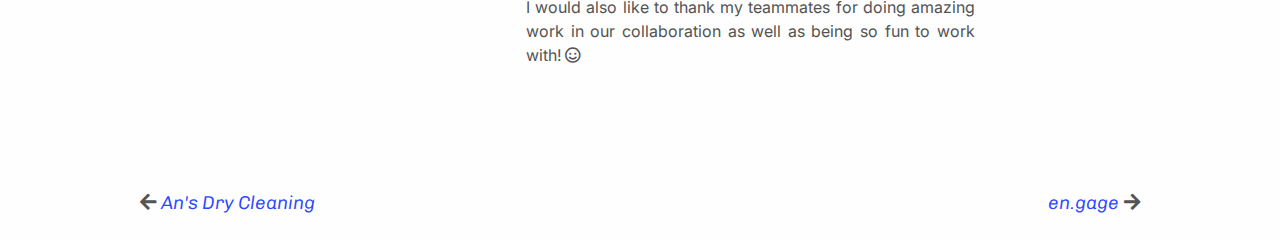
<file: ig-shop-small.html>
<!DOCTYPE html>
<html >
  <head>
    <meta charset="UTF-8">
    <meta http-equiv="X-UA-Compatible" content="IE=edge">
    <meta name="viewport" content="width=device-width, initial-scale=1.0">
      <title>Joanna Lu | Instagram</title>
      <meta name="description" content="Joanna's journey as a designer.">
    <link rel="stylesheet" href="main.css">
    <link rel="preconnect" href="https://fonts.googleapis.com">
    <link rel="preconnect" href="https://fonts.gstatic.com" crossorigin>
    <link href="https://fonts.googleapis.com/css2?family=Chivo:ital,wght@0,400;0,700;0,900;1,400;1,700;1,900&family=Inter:wght@400;500;600;700;800;900&display=swap" rel="stylesheet">
    <link rel="stylesheet" href="https://cdnjs.cloudflare.com/ajax/libs/font-awesome/4.7.0/css/font-awesome.min.css">
    <link rel="stylesheet" href="https://cdnjs.cloudflare.com/ajax/libs/font-awesome/5.15.4/css/all.min.css" integrity="sha512-1ycn6IcaQQ40/MKBW2W4Rhis/DbILU74C1vSrLJxCq57o941Ym01SwNsOMqvEBFlcgUa6xLiPY/NS5R+E6ztJQ==" crossorigin="anonymous" referrerpolicy="no-referrer" />
    <link rel="apple-touch-icon" sizes="180x180" href="/apple-touch-icon.png">
    <link rel="icon" type="image/png" sizes="32x32" href="/favicon-32x32.png">
    <link rel="icon" type="image/png" sizes="16x16" href="/favicon-16x16.png">
    <link rel="manifest" href="/site.webmanifest">
    <link rel="mask-icon" href="/safari-pinned-tab.svg" color="#5bbad5">
    <meta name="msapplication-TileColor" content="#da532c">
    <meta name="theme-color" content="#ffffff">
    <script src="https://ajax.googleapis.com/ajax/libs/jquery/3.5.1/jquery.min.js"></script>
    <script type="text/javascript" src="js/myScript.js">
    </script>
    <noscript>Your browser does not support JavaScript :(</noscript>

  </head>
  
  <body style="background-color: #fefefe;">  
    <nav class="navbar" id="myNavbar">
      <div class="navDiv">
        <a href="index.html">Home</a>
        <a href="about.html">About</a>
        <a href="https://drive.google.com/file/d/1y10wf5SeuUkyi9K6u7kvKI0PkLzPyvFT/view?usp=sharing" target="_blank">Resume</a>
        <a href="misc.html">Misc</a>
        <a href="javascript:void(0);" class="icon" onclick="menu()">
          <i class="fa fa-bars" style="font-size: 20px"></i>
        </a>
      </div>
    </nav>
    <img src="images/instagram%20shop%20small.png" style="max-width: 100%;">
    
    <div class="case-study-main" id ="case-intro">
      <h1 style="margin: 0 0 10px 0;">Sustaining small businesses on Instagram.</h1>
      <div class="caseTags">
        <div class="sectionCol" >
          <p><strong>Role</strong></p><p>UX Designer / Researcher</p></div>
        <div class="sectionCol">
        <p><strong>Scope</strong></p>
        <p class="tag">User Research</p>
        <p class="tag">Prototyping</p>
        <p class="tag">User Testing</p>
        </div>
        <div class="sectionCol" style="width=25%;">
          <p><strong>Timeline</strong></p><p>8 weeks</p>
        </div>
        <div class="sectionCol">
          <p><strong>Collaborators</strong></p><p>Julia Chu, Nicolette Shin</p>
        </div>
      </div>
    </div>
    <div class="case-study-main">
      <div class="caseInfo">
        <div class="sectionCol">
          <h2>Overview</h2>
        </div>
        <div class="copyCol">
          <p>For our HCI class, my team and I chose to explore finding ways to sustain businesses during the pandemic. The COVID-19 pandemic has impacted businesses nationally; and small businesses have taken the biggest hit. As Instagram grows with its marketing potential, it has expanded its features to be used for online shopping. Thus, we decided to focus on Instagram, a multifaceted platform with over 1 billion users worldwide.</p>
        </div>
        <h2 style="font-weight: 400px;"><span style="background-color: #FFF0F1">How might we further extend Instagram’s Shop feature to increase the discoverability of small businesses and local services?</span></h2>
      </div>
    </div>
    <div class="case-study-main">
      <div class="caseInfo">
        <div class="sectionCol">
          <h2>Research</h2>
        </div>
        <div class="copyCol">
          <div class="respondents">
            <p>User survey<br>(15 responses)</p>
            <p>Small business survey<br>(3 responses)</p>
            <p>Small business interview<br>(5 responses)</p>
          </div>
          <ol>
            <li>Survey customers’ experiences involving shopping online and how do they find local or small businesses to support </li>
            <li>Survey business owners to gauge how they use Instagram to promote their business and what they want to see from Instagram Shop</li>
            <li>Interview select business owners to build upon their goals. We reached out to these business owners via Instagram</li>
            <li>Test out the app’s features ourselves and directly observe users navigate through tasks (i.e. finding a local restaurant’s account, booking an appointment, etc)</li>
          </ol>
        </div>
      </div>
      <div class="caseInfo">
        <div class="sectionCol">
          <h2>Findings</h2>
        </div>
        <div class="copyCol">
          <ul>
            <li><h3>It is difficult to compete with larger businesses that have the ability to promote and use the "Shop" feature.</h3></li>
            <li><h3>Service-oriented businesses have less opportunities for display as the "Shop" feature is for selling products.</h3></li>
            <li><h3>It is difficult to handle many direct messages as a Instagram business owner, especially with the current system.</h3></li>
          </ul>
        </div>
      </div>
    </div>
    <div class="case-study-main">
      <div class="caseInfo">
        <div class="sectionCol">
          <h2>User Personas</h2>
        </div>
        <div class="copyCol">
          <p>Between customers and business owners, we decided to focus on a universal customer experience while designing. Based on our survey and interview results, business owners have unique experiences on how they run, especially services. Nonetheless, they have a need for garnering attention on Instagram to get their business going.</p>
        </div>
        <img class="image-shadow" src="images/ig-persona-1.png" title="persona: socially conscious shopper">
        <img class="image-shadow" src="images/ig-persona-2.png" title="persona: small business owner–hair stylist">
        <img class ="image-shadow" src="images/ig-persona-3.png" title="persona: small business owner–shop owner">
      </div>
    </div>
    <div class="case-study-main">
      <div class="caseInfo">
        <div class="sectionCol">
          <h2>Sketches</h2>
        </div>
        <div class="copyCol">
          <p>I drew sketches based on the issue we found with the messaging system. One business account user would lose track of commissions as they were the only person that ran the account and could not get back to a large amount of messages.</p>
          <img src="images/ig-wireframes.png">
        </div>
      </div>
    </div>
    <div class="case-study-main">
      <div class="caseInfo">
        <div class="sectionCol">
          <h2>Wireframes</h2>
        </div>
        <div class="copyCol">
          <p>We created two versions for A/B testing:</p><p>(A) includes a banner on the user's home feed that brings them to a page to discover small businesses and a listed-style shopping view.</p><p>(B) includes a post that blends in with the user's home feed and a grid style shopping feed</p>
        </div>
      </div>
      <img src="images/ig-prototype-home.png" class="image-shadow">
      <img src="images/ig-prototype-shop.png" class="image-shadow">
      <img src="images/ig-prototype-message.png" class="image-shadow">
    </div>
    <div class="case-study-main">
      <div class="caseInfo">
        <div class="sectionCol">
          <h2>User Testing</h2>
        </div>
        <div class="copyCol">
          <p>We each conducted user testing with the A and B prototypes (6 total) by giving short tasks with goals:</p>
          <ol>
            <li>Scroll through your feed to find a local tattoo shop. Message them.</li>
            <li>Find a plant shop and find a plant you would like to purchase</li>
          </ol>
          <p>After A/B testing, we asked about each prototype and comparative questions.</p>
          <div class="protoRow">
            <div class="textCol">
               <p>We found that 2/3 users preferred the small banner over the post. One user specified that the small banner led them to the Instagram Shop landing page that featured a variety of local businesses, while the carousel of images was more limiting because it only directed the user to the businesses being shown. </p>
            </div>
            <div class="protoCol">
              <img src="images/ig-banner.gif">
            </div>
          </div>
          <div class="protoRow">
            <div class="protoCol">
              <img src="images/ig-shopping.gif">
            </div>
            <div class="textCol">
              <p>In addition, 2/3 users preferred the list format, which allows the user to see both an image along with a short description that provides context for the product or service. </p>
            </div>
          </div>
        </div>
      </div>
    </div>
    <div style="background-color: #FFF0F1">
      <div class="case-study-main">
        <div class="caseInfo">
          <div class="protoRow">
            <div class="textCol">
              <h3>Discover small businesses</h3>
              <p>We ended up creating a more eye-catching "post" to support small businesses. </p>
              <p>The tabs at the top allow users to filter through shops or services.</p>
            </div>
            <div class="protoCol">
              <img src="images/ig-final-home.gif">
            </div>
          </div>
          <div class="protoRow">
            <div class="protoCol">
              <img src="images/ig-final-services.gif">
            </div>
            <div class="textCol">
              <h3>Book appointments</h3>
              <p>When browsing through services, users can read short descriptions about what each service offers.</p>
              <p>When going to specific service, users can directly book appointments.</p>
            </div>
          </div>
          <div class="protoRow">
            <div class="textCol">
              <h3>Easy shopping</h3>
              <p>On the other hand, we decided to keep the grid listing for products that are more visual.</p>
              <p>Clicking on specific products opens up a description and a button to add to cart.</p>
            </div>
            <div class="protoCol">
              <img src="images/ig-final-shop.gif">
            </div>
          </div>
           <!--- <iframe id="ig-final" style="border: 1px solid rgba(0, 0, 0, 0.1);" width="100%" height="450" src="https://www.figma.com/embed?embed_host=share&url=https%3A%2F%2Fwww.figma.com%2Fproto%2FIhYE7BIm7fTGNedYTOUquv%2FCOGS-127%3Fnode-id%3D566%253A521%26scaling%3Dscale-down%26page-id%3D566%253A411%26starting-point-node-id%3D566%253A521" allowfullscreen></iframe>
            <h6 style="margin:0";>Final Interactive Prototype</h6> --->
          </div>
      </div>
    </div>
    <div class="case-study-main">
      <div class="caseInfo">
        <div class="sectionCol">
          <h2>Reflection</h2>
        </div>
        <div class="copyCol" style="margin-bottom: 20px;">
          <p style="margin-top:0;">This project encountered many bumps along the way due to our team's struggle to decide on the focus on the project such as which were our target users and which existing features of Instagram to utilize and iterate upon. I was able to make tough decisions through research and reasoning.</p>
        </div>
      </div>
      <div class="caseInfo">
        <div class="sectionCol">
          <p class="section">Acknowledgements</p>
        </div>
        <div class="copyCol" style="margin-bottom: 20px;">
          <p>I would like to thank Professor Guo and Instructional Assistant Nhu Luong for their guidance through this project. I would also like to thank my teammates for doing amazing work in our collaboration as well as being so fun to work with! <i class="far fa-smile"></i></p>
        </div>
      </div>
    </div>
    <footer>
      <div id="more" style="margin-top: 0; padding-top: 0;">
      <h3 style="float:left;"><i class="fas fa-arrow-left"></i> <a href="ans.html">An's Dry Cleaning</a></h3>
      <h3 style="float:right;"> <a href="engage.html">en.gage</a>  <i class="fas fa-arrow-right"></i></h3>
      </div>
    </footer>
  </body>
</html>
</file>
<file: main.css>
html {
    -webkit-font-smoothing: antialiased;
}

body {
    background: #fffef0;
    color: #545454;
    font-family: 'Inter', sans-serif;
    font-size: 16px;
    line-height: 1.5;
    margin: 0 auto;
}

.main {
    max-width: 90%;
    padding: 1em;
    margin: 4.5em auto 0 auto;
}


.main a, #more a{
  text-decoration: none;
  font-family: Chivo;
  font-style: italic;
}

.main a:hover, #more a:hover{
  color: #fffef0;
  background-color: #2c46ff;
}

.case-study-main, #more {
    max-width: 1000px;
    padding: 1em;
    margin: 2em auto;
}

.navbar {
    font-family: chivo;
    font-weight: 400;
    font-style: normal;
    overflow: hidden;
    background-color: transparent;
    padding: 15px 0px;
    position: fixed;
    text-align: right;
    margin: 0 auto;
    top: 0;
    -webkit-backdrop-filter: blur(32px);
    -moz-backdrop-filter: blur(32px);
    backdrop-filter: blur(32px);
    width: 100%;
    z-index: 120;
}

.navDiv {
    max-width: 90%;
    margin: auto;
}

.navbar a {
    color: #545454;
    margin: 20px 0px 20px 20px;
    text-decoration: none;
}

.navbar a:hover, .current {
  text-decoration: underline;
}

#intro {
  font-weight: 100;
  max-width: 100%;
  display: flex;
  flex-wrap: wrap;
  margin-bottom: 2em;
}

.smiley {
  max-width: 150px;
}

 #myIntro {
  max-width: 64%; 
  font-weight: 100;
  margin: auto 0px;
}

.caseInfo {
  max-width: 670px;
  display: flex;
  flex-wrap: wrap;
  margin: 40px auto;
}

.case-info {
  width: 100%;
  display: block;
}

.caseInfo p {
  text-align: justify;
}

.caseInfo h2 {
  font-weight: 400;
}

.caseTags {
  display: flex;
}

.sectionCol {
  width: 25%;
  margin-right: 8%;
}

.sectionCol h2 {
  margin-top:0;
}

.section {
  border-bottom: 1px solid;
  padding: 0 0 10px 0;
  margin-top: 0;
}

.copyCol {
  max-width: 67%;
  margin-top: 0;
}

.copyCol ul {
  margin-top: 0;
}

.copyCol p {
  margin-top: 0px;
  padding-top: 0px;
}

.copyCol img {
  max-width: 100%;
}

#role {
  width: 80%;
}

.tagCol {
  display: flex;
}

.tag {
  border: 0px solid;
  margin: 0 0px 10px 0;
  padding: 10px;
  border-radius: 25px;
  box-shadow: 5px 7px 10px rgb(150, 150, 150, .07);
  background-color: #fff;
  width: fit-content;
  width: -moz-filter-fit-content;
  width: -webkit-filter-fit-content;
  max-height: 20px;
}

.image-shadow{
  box-shadow: 5px 5px 5px rgb(220, 220, 220, .07);
  margin: 20px auto;
}

.protoRow {
  max-width: 100%;
  display: flex;
  flex-wrap: wrap;
}

.protoRow p {
  text-align: left;
}

.textCol {
  max-width: 50%;
  margin: auto;
}

.protoCol {
  max-width: 45%;
  margin: auto;
}

.protoCol img {
  border-radius: 40px;
}
.caseStudies {
  display: flex;
  flex-wrap: wrap;
  padding: 0;
}

.caseStudy {
  max-width: 28%;
  padding: 0 8% 0 0;
}

.caseStudy img {
  border-radius: 20px;
}

.caseStudy img {
  margin-top: 20px;
  vertical-align: middle;
}

.caseStudy img:hover {
  box-shadow: 0px 10px 20px rgb(200, 200, 200, .1);
  margin-top: 10px;
}

h1, h2, h3, h4, h5, h6 {
    color: #545454;
    font-weight: 600;
    line-height: 1.3;
}

h2 {
    margin-top: 1.3em;
}

h1 {
  font-weight: 700;
}

i {
  color: #545454;
}

a {
    color: #2c46ff;
}

b, strong {
    font-weight: 600;
}

samp {
    display: none;
}

img {
    animation: colorize 2s cubic-bezier(0, 0, .78, .36) 1;
    background: transparent;
    /*display: block;*/
    max-width: 100%;
}

/*@keyframes colorize {
    0% {
        -moz-filter: grayscale(100%);
        -webkit-filter: grayscale(100%);
        filter: grayscale(100%);
    }
    100% {
        -moz-filter: grayscale(0%);
        -webkit-filter: grayscale(0%);
        filter: grayscale(0%);
    }
}*/

.navbar .icon {
  display: none;
}

.smileyMobile {
  display: none;
}

.respondents {
  display:flex;
}

.respondents p {
  text-align: center;
  width: 33%;
  margin: 0 1%;
  border: 1px solid;
  border-radius: 10px;
  vertical-align: text-bottom;
}

.row {
  max-width: 100%;
  display: block;
}

.aboutCol {
  max-width: 700px;
  margin: 0px auto;
}

.imgCol {
  float: left;
  margin: 0 40px 20px 0;
  max-width: 40%;
}

.aboutCol h2 {
  margin-top: 0;
}

.currentCol {
  margin: 20px auto 0px auto;
}

.currentImage {
  height: 250px;
  max-width: 100%;
  overflow: hidden;
}

.currently {
  max-width: 100%;
  display: flex;
  flex-wrap: wrap;
}

#myFooter {
  position: relative;
  display:grid;
  max-width: 90%;
  margin: 1em auto 0 auto;
}

#more h3 {
  font-weight: 300;
  margin-top: 0;
}

.miscRow {
  max-width: 100%;
  display: flex;
  flex-wrap: wrap;
  margin-top: 30px;
}

.miscCol {
  flex: 32%;
  max-width: 32%;
  padding: 0 4px;
}

.miscCol img {
  margin-top: 8px;
  vertical-align: middle;
  width: 100%;
}

#wink {
  max-width: 28%;
  padding: 0 8% 0 0;
  margin:auto;
}

.centered {
  max-width: 1000px;
  display: flex;
  flex-wrap: wrap;
  margin: 0 auto;
}

@media screen and (max-width: 800px) {
    .miscCol {
    flex: 100%;
    max-width: 100%;
  }
    .case-study-main, #more{
    max-width: 90%;
  }
    .caseInfo p {
    text-align: left;
  }
  .respondents p {
    text-align: center;
  }
  .protoCol img {
  border-radius: 35px;
  }
  .caseStudy {
    max-width: 30%;
    padding: 0 5% 0 0;
  }
  #myIntro {
    font-size: 24px;
  }
  #myFooter p {
    text-align: center;
  }
}

@media screen and (max-width: 600px) {
  .case-study-main, #more{
    max-width: 90%;
  }
  .navbar {
    position: fixed;
    padding: 15px 0px 45px 0px;
  }
  .navbar a {
    display: none;
  }
  .navbar a:hover {
    background: none;
    color: #545454;
    text-decoration: underline;
  }
  .navbar a.icon {
    position: absolute;
    right: 0;
    top: 0;
    display: block;
    padding-right: 5%;
    background: none;
  }
  #intro {
    float: none;
    max-width: 100%;
    margin: 30px 0 0 0;
  }
.aboutCol h1 {
    font-size: 30px;
  }
  .caseStudy {
    max-width: 100%;
    padding: 0px;
  }
  .smiley {
    display: block;
    max-width: 150px;
  }
  #myIntro {
    max-width: 100%;
    font-size: 24px;
    margin: 20px 0px;
  }
  .caseInfo {
    display: block;
    max-width:100%;
  }
  .caseInfo p {
    text-align: left;
  }
  .sectionCol {
    width: 100%;
    margin-right: 0;
  }
  .copyCol{
    max-width: 100%;
  }
  .caseTags {
    display: block;
  }
  .tag {
      margin: 0 0 10px 0;
  }
  .respondents p {
    text-align: center;
  }
  .aboutCol {
    max-width: 100%;
  }
  .imgCol {
    float: none;
    max-height: 400px;
    display: block;
    max-width: 100%;
    margin: 0px auto 20px;
  }
  .protoCol img {
    border-radius: 30px;
  }

  .miscCol {
    flex: 100%;
    max-width: 100%;
  }

  .case-info {
    display: flex;
  }
  .case-info p {
    margin-right: 1%;
  }
  .textCol {
    max-width: 50%;
  }


}

@media screen and (max-width: 600px) {
  .navbar.responsive {
    position: fixed;
    background-color: transparent;
  }
  .navbar.responsive .icon {
    position: fixed;
    right: 0;
    top: 0;
    margin: 20px 0px;
  }
  .navbar.responsive a {
    float: none;
    display: block;
    text-align: center;
    margin: 40px 0 0 0;
  }
}
</file>
